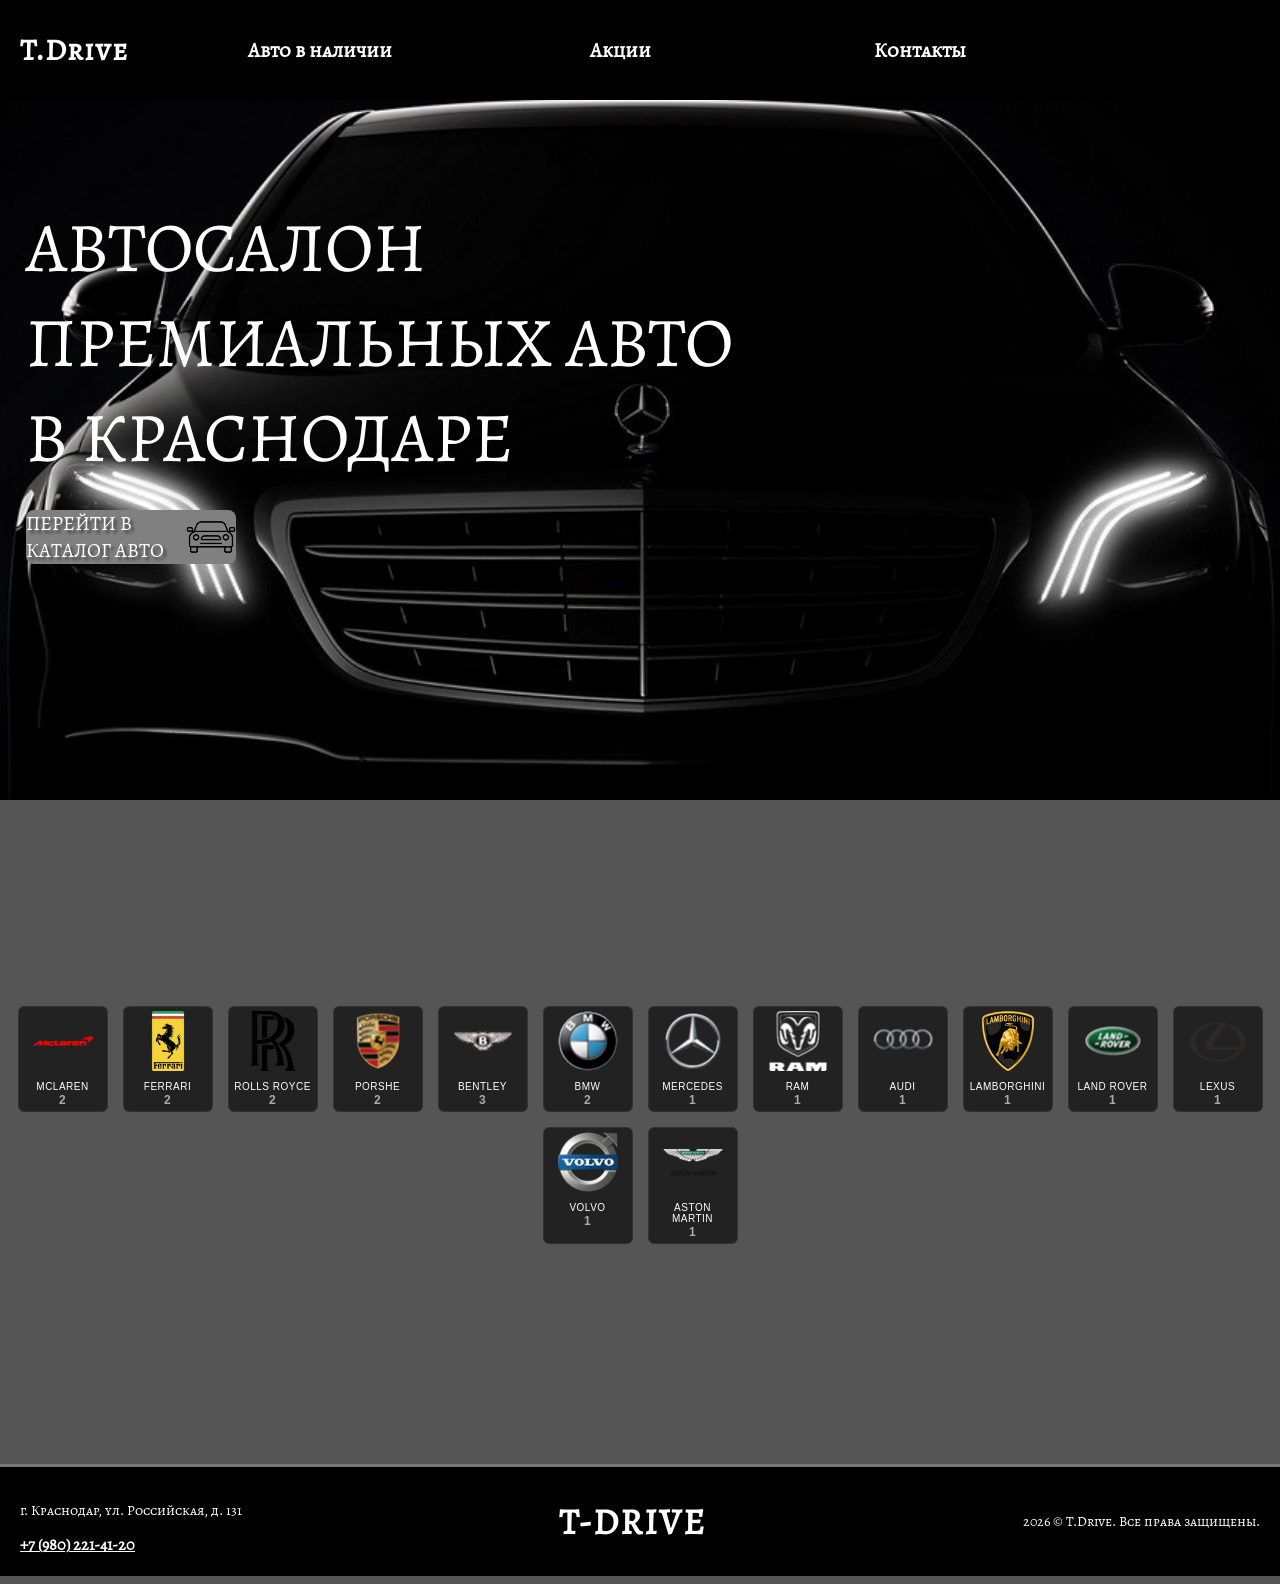
<file: index.html>
<!DOCTYPE html>
<html lang="en">
<head>
    <meta charset="UTF-8">
    <meta name="viewport" content="width=device-width, initial-scale=1.0">
    <title>T.Drive</title>
    <link rel="stylesheet" href="Главная.css">
</head>
<body>
    <div class="Heder">
        <div class="nazv"><p class="naz" onclick="window.location.href='Главная.html'">T.Drive</p></div>
        <a href="./Авто в наличии.html "class="nal">Авто в наличии</a>
        <a href="./Акции.html"class="aci">Акции</a>
        <a href="./Контакты.html" class="kont">Контакты</a>
        <a href="./О нас.html" class="onas">О нас</a>
    </div>

    <div class="mers">
        <img class="fotogl" src="./Фотки/gggg.png">
        <div class="aaa">
        <p class="text">АВТОСАЛОН<br>ПРЕМИАЛЬНЫХ АВТО <br> В КРАСНОДАРЕ</p></div>
        <div class="aaa">
        <a href="E:\Курсовая\Авто в наличии.html">
        <div class="knopka">ПЕРЕЙТИ В КАТАЛОГ АВТО <img src="./Фотки/Фото машинки.png"></div>
        </a>
    </div>


    <div class="text_ne"><p class="text_nene">Каталог авто</p></div>
    
    <div class="logotip">

    <div class="mclaren-logo" onclick="window.location.href='Авто в наличии.html'">
        <img class="mc" src="./Фотки/mclaren.png">
        <div class="text_mc">McLaren</div>
        <div class="number">2</div>
    </div>

    <div class="Ferrari-logo" onclick="window.location.href='Авто в наличии.html'">
        <img class="lb" src="./Фотки/ferrari (1).png">
        <div class="text_lb">Ferrari</div>
        <div class="number">2</div>
    </div>

    <div class="Rolls-logo" onclick="window.location.href='Авто в наличии.html'">
        <img class="lb" src="./Фотки/rolls-royce.png">
        <div class="text_lb">Rolls Royce</div>
        <div class="number">2</div>
    </div>

    <div class="Proshe-logo" onclick="window.location.href='Авто в наличии.html'">
        <img class="lb" src="./Фотки/Porshe.png">
        <div class="text_lb">Porshe</div>
        <div class="number">2</div>
    </div>

    <div class="Bentley-logo" onclick="window.location.href='Авто в наличии.html'">
        <img class="lb" src="./Фотки/Bentley.png">
        <div class="text_lb">Bentley</div>
        <div class="number">3</div>
    </div>

    <div class="Bmw-logo" onclick="window.location.href='Авто в наличии.html'">
        <img class="lb" src="./Фотки/Bmw.png">
        <div class="text_lb">BMW</div>
        <div class="number">2</div>
    </div>

    <div class="Mercedes-logo" onclick="window.location.href='Авто в наличии.html'">
        <img class="lb" src="./Фотки/Mercedes.png">
        <div class="text_lb">Mercedes</div>
        <div class="number">1</div>
    </div>

    <div class="RAM-logo" onclick="window.location.href='Авто в наличии.html'">
        <img class="lb" src="./Фотки/RAM.png">
        <div class="text_lb">RAM</div>
        <div class="number">1</div>
    </div>

    <div class="Audi-logo" onclick="window.location.href='Авто в наличии.html'">
        <img class="lb" src="./Фотки/Audi.png">
        <div class="text_lb">Audi</div>
        <div class="number">1</div>
    </div>

    <div class="lamborghini-logo" onclick="window.location.href='Авто в наличии.html'">
        <img class="lb" src="./Фотки/lamborghini.png">
        <div class="text_lb">Lamborghini</div>
        <div class="number">1</div>
    </div>

    <div class="Land-logo" onclick="window.location.href='Авто в наличии.html'">
        <img class="lb" src="./Фотки/Land Rover.png">
        <div class="text_lb">Land Rover</div>
        <div class="number">1</div>
    </div>

    <div class="Lexus-logo" onclick="window.location.href='Авто в наличии.html'">
        <img class="lb" src="./Фотки/lexus (2).png">
        <div class="text_lb">Lexus</div>
        <div class="number">1</div>
    </div>

    <div class="Volvo-logo" onclick="window.location.href='Авто в наличии.html'">
        <img class="lb" src="./Фотки/volvo.png">
        <div class="text_lb">Volvo</div>
        <div class="number">1</div>
    </div>

    <div class="Aston-logo" onclick="window.location.href='Авто в наличии.html'">
        <img class="lb" src="./Фотки/aston.png">
        <div class="text_lb">Aston Martin</div>
        <div class="number">1</div>
    </div>
    </div>

    <footer class="footer">
  <div class="container">
    <div class="footer-row">
      
      <div class="footer-left">
        <p>г. Краснодар, ул. Российская, д. 131</p>
        <a href="tel:+79802214120" class="footer-phone">+7 (980) 221-41-20</a>
      </div>

      
      <div class="footer-center">
        <h1 class="footer-logo">T-DRIVE</h1>
      </div>

      
      <div class="footer-right">
        <p>2026 © T.Drive. Все права защищены.</p>
      </div>
    </div>
  </div>
</footer>


</body>
</html>
</file>
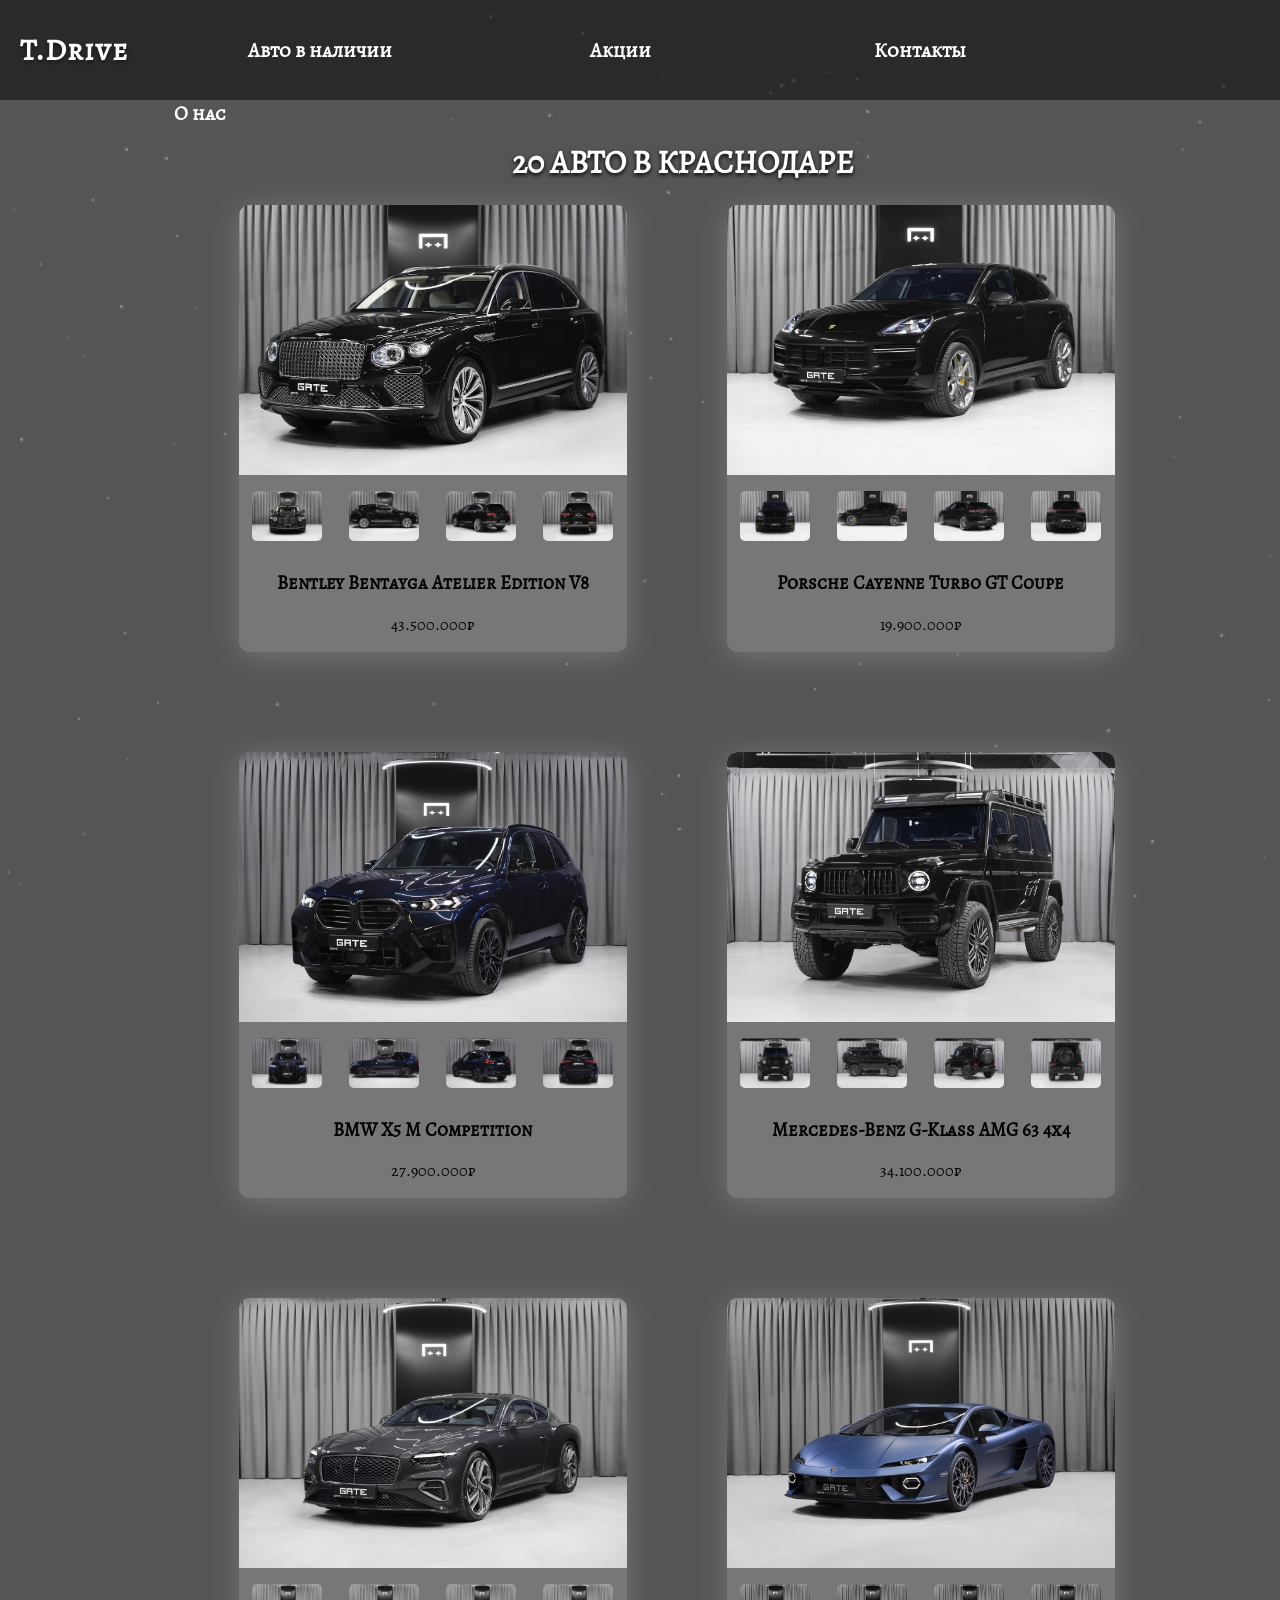
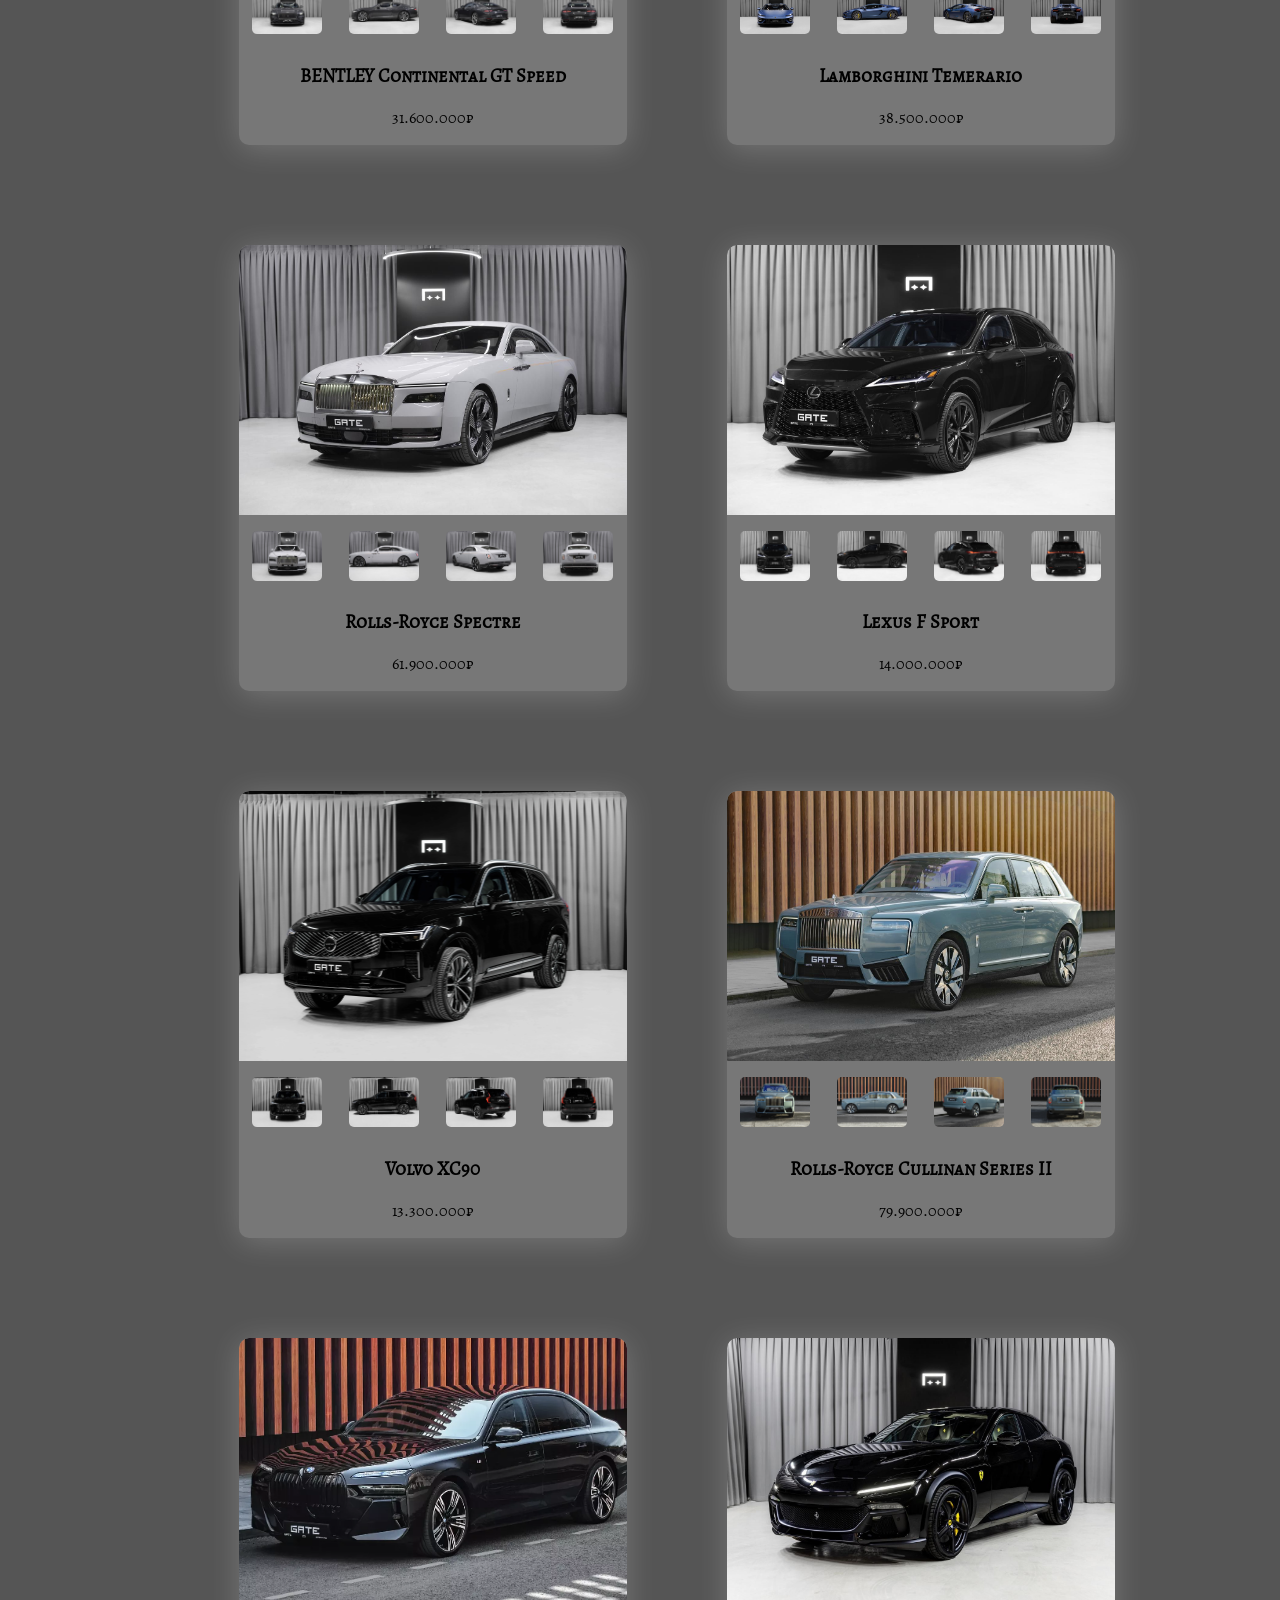
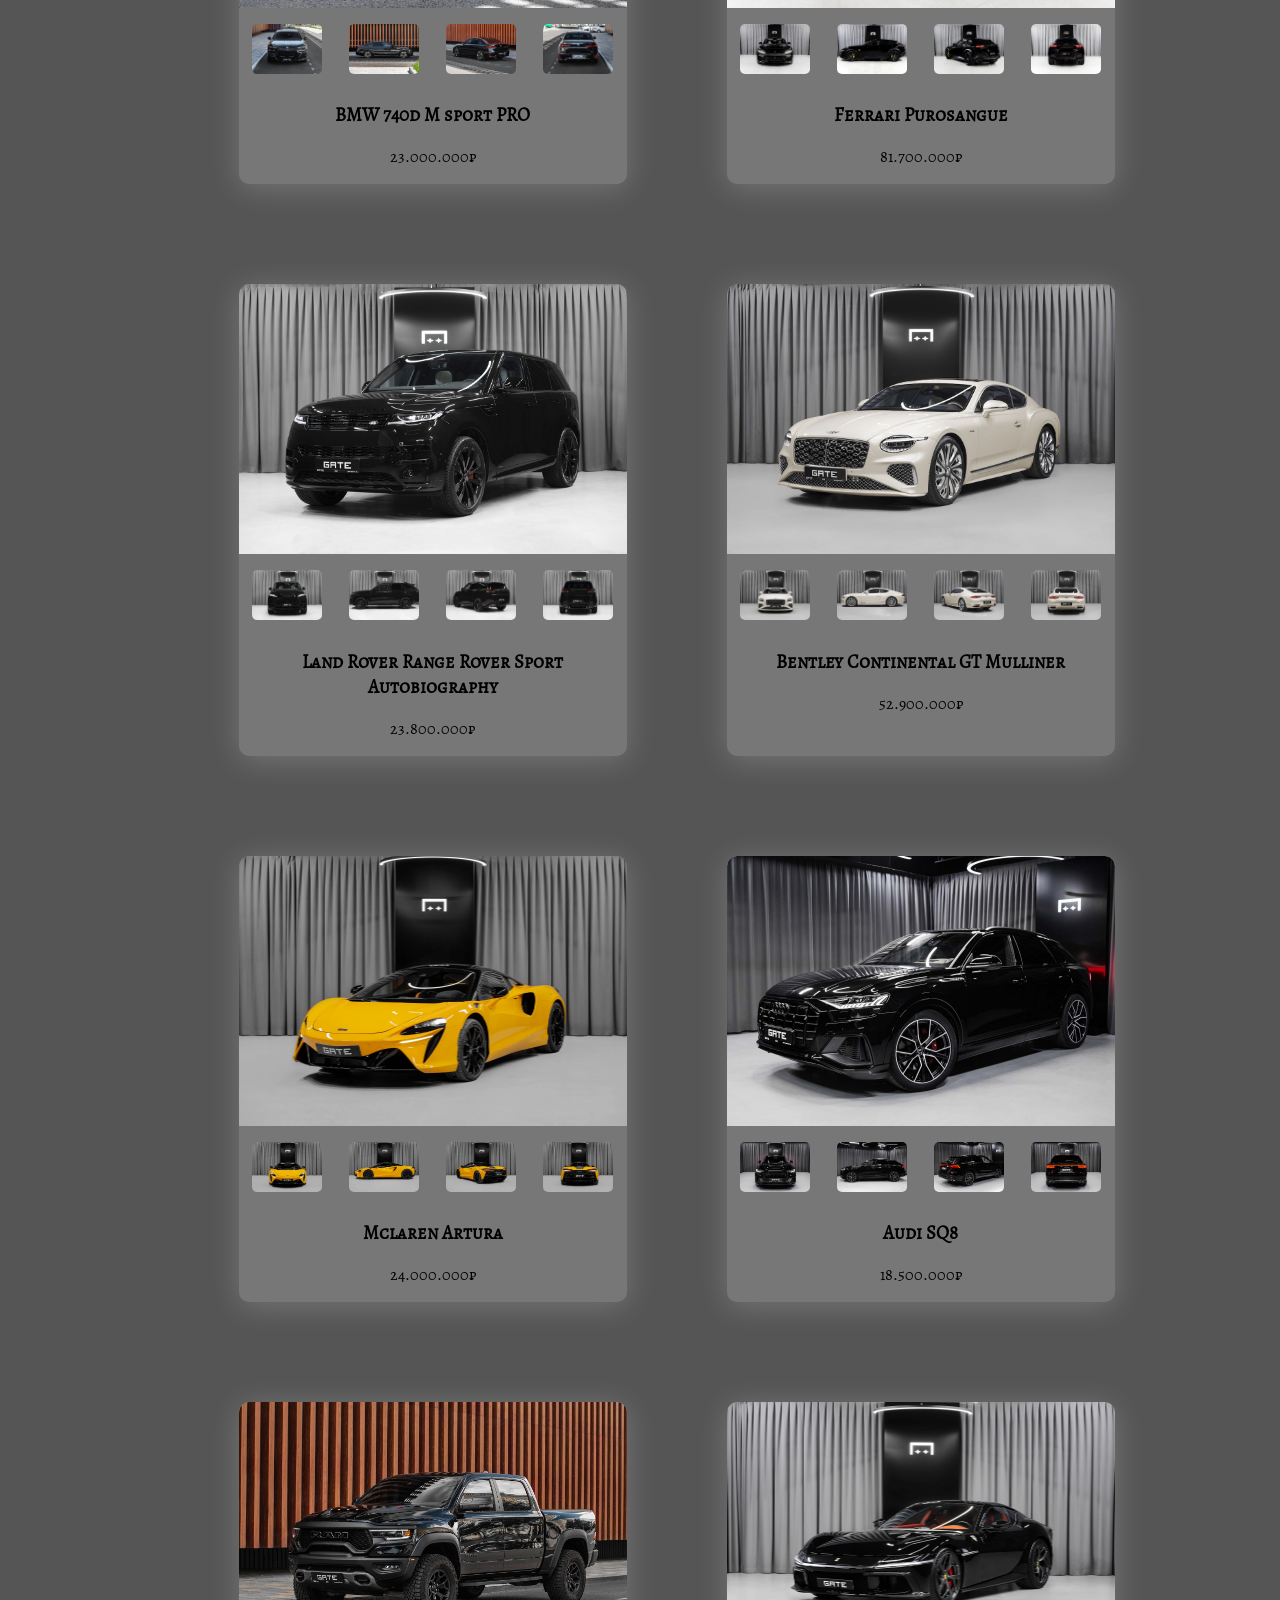
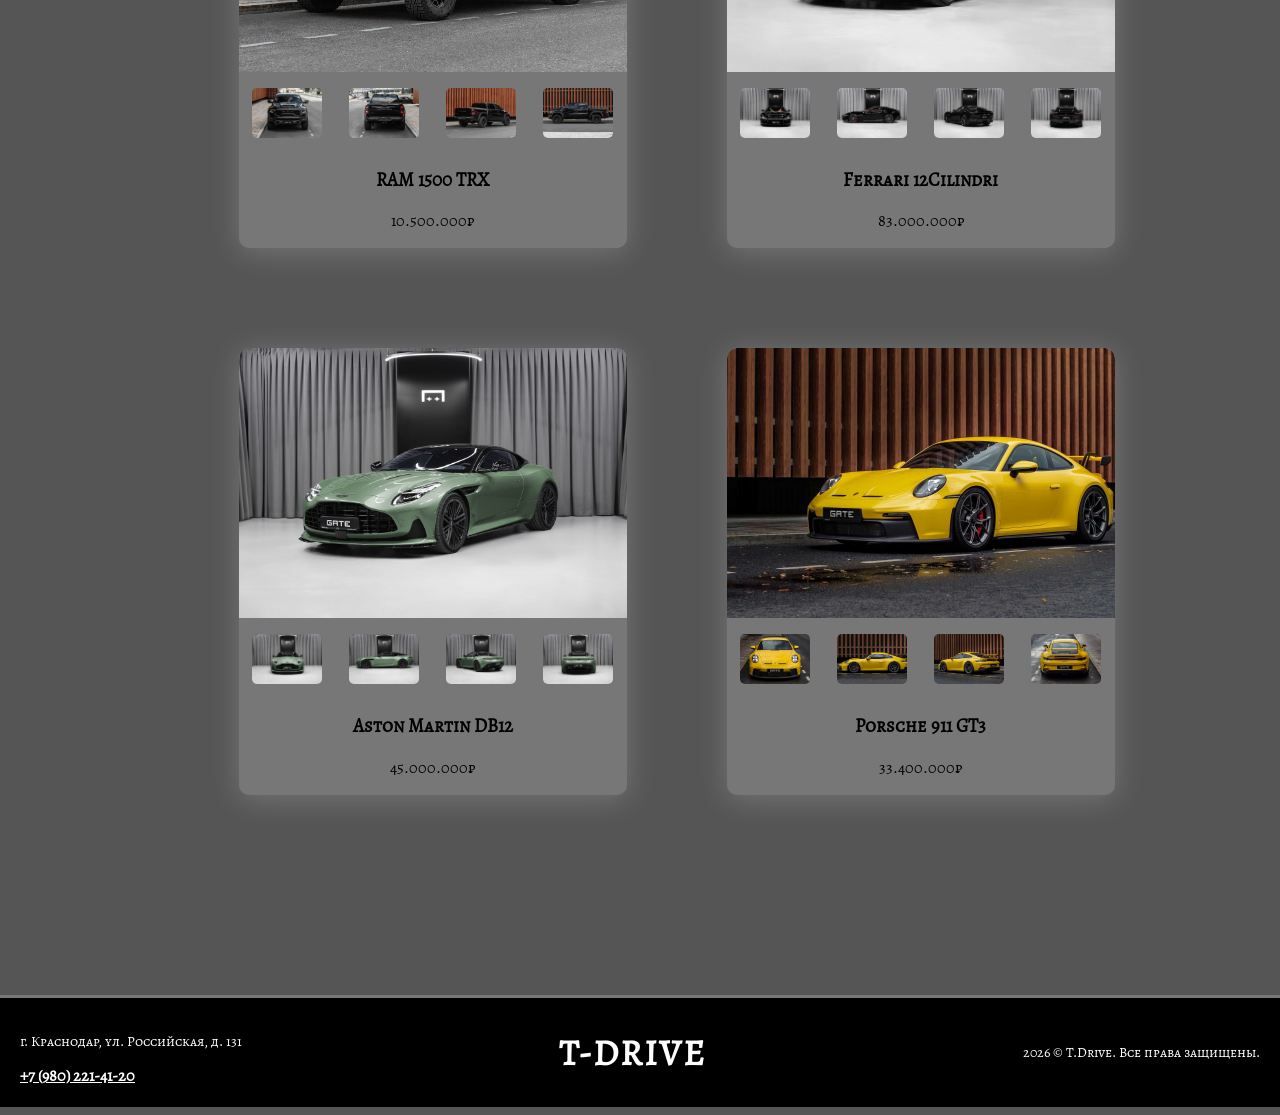
<file: Авто в наличии.html>
<!DOCTYPE html>
<html lang="en">
<head>
    <meta charset="UTF-8">
    <meta name="viewport" content="width=device-width, initial-scale=1.0">
    <title>Авто в наличии</title>
    <script src="Авто в наличии.js"></script>
    <link rel="stylesheet" href="Авто в наличии.css">
</head>
<body>

  <div class="Heder">
        <div class="nazv"><p class="naz" onclick="window.location.href='Главная.html'">T.Drive</p></div>
        <a href="./Авто в наличии.html "class="nal">Авто в наличии</a>
        <a href="./Акции.html"class="aci">Акции</a>
        <a href="./Контакты.html" class="kont">Контакты</a>
        <a href="./О нас.html" class="onas">О нас</a>
    </div>


    <h1 class="text">20 АВТО В КРАСНОДАРЕ</h1>


<div class="cars-container">
  <!-- Карточка 1 -->
  <div class="car-card">
    <div class="main-image-container">
      <img src="./Фотки/Bentley Bentayga1.jpg" alt="Bentley Bentayga" class="main-image">
    </div>
    <div class="thumbnails-row">
      <img src="./Фотки/Bentley Bentayga2.jpeg" class="thumbnail" data-large="./Фотки/Bentley Bentayga2.jpeg">
      <img src="./Фотки/Bentley  Bentayga3.jpeg" class="thumbnail" data-large="./Фотки/Bentley  Bentayga3.jpeg">
      <img src="./Фотки/Bentley   Bentayga4.jpeg" class="thumbnail" data-large="./Фотки/Bentley   Bentayga4.jpeg">
      <img src="./Фотки/Bentley    Bentayga5.jpeg" class="thumbnail" data-large="./Фотки/Bentley    Bentayga5.jpeg">
    </div>
    <div class="card-info">
      <h3>Bentley Bentayga Atelier Edition V8</h3>
      <p class="price">43.500.000₽</p>
    </div>
  </div>

  <!-- Карточка 2 -->
  <div class="car-card">
    <div class="main-image-container">
      <img src="./Фотки/Porsche Cayenne Turbo GT Coupe.jpeg" alt="Porsche Cayenne" class="main-image">
    </div>
    <div class="thumbnails-row">
      <img src="./Фотки/Porsche Cayenne Turbo GT  Coupe.jpeg" class="thumbnail" data-large="./Фотки/Porsche Cayenne Turbo GT  Coupe.jpeg">
      <img src="./Фотки/Porsche Cayenne Turbo GT   Coupe.jpeg" class="thumbnail" data-large="./Фотки/Porsche Cayenne Turbo GT   Coupe.jpeg">
      <img src="./Фотки/Porsche Cayenne Turbo GT    Coupe.jpeg" class="thumbnail" data-large="./Фотки/Porsche Cayenne Turbo GT    Coupe.jpeg">
      <img src="./Фотки/Porsche Cayenne Turbo GT     Coupe.jpeg" class="thumbnail" data-large="./Фотки/Porsche Cayenne Turbo GT     Coupe.jpeg">
    </div>
    <div class="card-info">
      <h3>Porsche Cayenne Turbo GT Coupe</h3>
      <p class="price">19.900.000₽</p>
    </div>
  </div>

  <!-- Карточка 3 -->
  <div class="car-card">
    <div class="main-image-container">
      <img src="./Фотки/BMW X5 M Competition.jpeg" alt="BMW X5 M Competition" class="main-image">
    </div>
    <div class="thumbnails-row">
      <img src="./Фотки/BMW X5 M  Competition.jpeg" class="thumbnail" data-large="./Фотки/BMW X5 M  Competition.jpeg">
      <img src="./Фотки/BMW X5 M   Competition.jpeg" class="thumbnail" data-large="./Фотки/BMW X5 M   Competition.jpeg">
      <img src="./Фотки/BMW X5 M    Competition.jpeg" class="thumbnail" data-large="./Фотки/BMW X5 M    Competition.jpeg">
      <img src="./Фотки/BMW X5 M     Competition.jpeg" class="thumbnail" data-large="./Фотки/BMW X5 M     Competition.jpeg">
    </div>
    <div class="card-info">
      <h3>BMW X5 M Competition</h3>
      <p class="price">27.900.000₽</p>
    </div>
  </div>

  <!-- Карточка 4 -->
  <div class="car-card">
    <div class="main-image-container">
      <img src="./Фотки/Mercedes-Benz G-Класс AMG 63  4x4.jpeg" alt="Mercedes-Benz G-Klass AMG 63 4x4" class="main-image">
    </div>
    <div class="thumbnails-row">
      <img src="./Фотки/Mercedes-Benz G-Класс AMG 63   4x4.jpeg" class="thumbnail" data-large="./Фотки/Mercedes-Benz G-Класс AMG 63   4x4.jpeg">
      <img src="./Фотки/Mercedes-Benz G-Класс AMG 63    4x4.jpeg" class="thumbnail" data-large="./Фотки/Mercedes-Benz G-Класс AMG 63    4x4.jpeg">
      <img src="./Фотки/Mercedes-Benz G-Класс AMG 63      4x4.jpeg" class="thumbnail" data-large="./Фотки/Mercedes-Benz G-Класс AMG 63      4x4.jpeg">
      <img src="./Фотки/Mercedes-Benz G-Класс AMG 63     4x4.jpeg" class="thumbnail" data-large="./Фотки/Mercedes-Benz G-Класс AMG 63     4x4.jpeg">
    </div>
    <div class="card-info">
      <h3>Mercedes-Benz G-Klass AMG 63 4x4</h3>
      <p class="price">34.100.000₽</p>
    </div>
  </div>

  <!-- Карточка 5 -->
  <div class="car-card">
    <div class="main-image-container">
      <img src="./Фотки/BENTLEY Continental GT Speed.jpeg" alt="Пример Авто 5" class="main-image">
    </div>
    <div class="thumbnails-row">
      <img src="./Фотки/BENTLEY Continental GT  Speed.jpeg" class="thumbnail" data-large="./Фотки/BENTLEY Continental GT  Speed.jpeg">
      <img src="./Фотки/BENTLEY Continental GT   Speed.jpeg" class="thumbnail" data-large="./Фотки/BENTLEY Continental GT   Speed.jpeg">
      <img src="./Фотки/BENTLEY Continental GT    Speed.jpeg" class="thumbnail" data-large="./Фотки/BENTLEY Continental GT    Speed.jpeg">
      <img src="./Фотки/BENTLEY Continental GT     Speed.jpeg" class="thumbnail" data-large="./Фотки/BENTLEY Continental GT     Speed.jpeg">
    </div>
    <div class="card-info">
      <h3>BENTLEY Continental GT Speed</h3>
      <p class="price">31.600.000₽</p>
    </div>
  </div>

    <!-- Карточка 6 -->
    <div class="car-card">
    <div class="main-image-container">
      <img src="./Фотки/Lamborghini Temerario.jpg" alt="Пример Авто 5" class="main-image">
    </div>
    <div class="thumbnails-row">
      <img src="./Фотки/Lamborghini  Temerario.jpg" class="thumbnail" data-large="./Фотки/Lamborghini  Temerario.jpg">
      <img src="./Фотки/Lamborghini   Temerario.jpg" class="thumbnail" data-large="./Фотки/Lamborghini   Temerario.jpg">
      <img src="./Фотки/Lamborghini    Temerario.jpg" class="thumbnail" data-large="./Фотки/Lamborghini    Temerario.jpg">
      <img src="./Фотки/Lamborghini     Temerario.jpg" class="thumbnail" data-large="./Фотки/Lamborghini     Temerario.jpg">
    </div>
    <div class="card-info">
      <h3>Lamborghini Temerario</h3>
      <p class="price">38.500.000₽</p>
    </div>
  </div>

    <!-- Карточка 7 -->
    <div class="car-card">
    <div class="main-image-container">
      <img src="./Фотки/Rolls-Royce Spectre.jpeg" alt="Пример Авто 5" class="main-image">
    </div>
    <div class="thumbnails-row">
      <img src="./Фотки/Rolls-Royce  Spectre.jpeg" class="thumbnail" data-large="./Фотки/Rolls-Royce  Spectre.jpeg">
      <img src="./Фотки/Rolls-Royce   Spectre.jpeg" class="thumbnail" data-large="./Фотки/Rolls-Royce   Spectre.jpeg">
      <img src="./Фотки/Rolls-Royce     Spectre.jpeg" class="thumbnail" data-large="./Фотки/Rolls-Royce     Spectre.jpeg">
      <img src="./Фотки/Rolls-Royce    Spectre.jpeg" class="thumbnail" data-large="./Фотки/Rolls-Royce    Spectre.jpeg">
    </div>
    <div class="card-info">
      <h3>Rolls-Royce Spectre</h3>
      <p class="price">61.900.000₽</p>
    </div>
  </div>

    <!-- Карточка 8 -->
    <div class="car-card">
    <div class="main-image-container">
      <img src="./Фотки/Lexus F Sport.jpeg" alt="Пример Авто 5" class="main-image">
    </div>
    <div class="thumbnails-row">
      <img src="./Фотки/Lexus F  Sport.jpeg" class="thumbnail" data-large="./Фотки/Lexus F  Sport.jpeg">
      <img src="./Фотки/Lexus F   Sport.jpeg" class="thumbnail" data-large="./Фотки/Lexus F   Sport.jpeg">
      <img src="./Фотки/Lexus F    Sport.jpeg" class="thumbnail" data-large="./Фотки/Lexus F    Sport.jpeg">
      <img src="./Фотки/Lexus F     Sport.jpeg" class="thumbnail" data-large="./Фотки/Lexus F     Sport.jpeg">
    </div>
    <div class="card-info">
      <h3>Lexus F Sport</h3>
      <p class="price">14.000.000₽</p>
    </div>
  </div>

    <!-- Карточка 9 -->
    <div class="car-card">
    <div class="main-image-container">
      <img src="./Фотки/Volvo XC90.webp" alt="Пример Авто 5" class="main-image">
    </div>
    <div class="thumbnails-row">
      <img src="./Фотки/Volvo  XC90.jpeg" class="thumbnail" data-large="./Фотки/Volvo  XC90.jpeg">
      <img src="./Фотки/Volvo    XC90.jpeg" class="thumbnail" data-large="./Фотки/Volvo    XC90.jpeg">
      <img src="./Фотки/Volvo     XC90.jpeg" class="thumbnail" data-large="./Фотки/Volvo     XC90.jpeg">
      <img src="./Фотки/Volvo   XC90.jpeg" class="thumbnail" data-large="./Фотки/Volvo   XC90.jpeg">
    </div>
    <div class="card-info">
      <h3>Volvo XC90</h3>
      <p class="price">13.300.000₽</p>
    </div>
  </div>

    <!-- Карточка 10 -->
    <div class="car-card">
    <div class="main-image-container">
      <img src="./Фотки/Rolls-Royce Cullinan Series II.jpeg" alt="Пример Авто 5" class="main-image">
    </div>
    <div class="thumbnails-row">
      <img src="./Фотки/Rolls-Royce Cullinan  Series II.jpeg" class="thumbnail" data-large="./Фотки/Rolls-Royce Cullinan  Series II.jpeg">
      <img src="./Фотки/Rolls-Royce Cullinan   Series II.jpeg" class="thumbnail" data-large="./Фотки/Rolls-Royce Cullinan   Series II.jpeg">
      <img src="./Фотки/Rolls-Royce Cullinan     Series II.jpeg" class="thumbnail" data-large="./Фотки/Rolls-Royce Cullinan     Series II.jpeg">
      <img src="./Фотки/Rolls-Royce Cullinan    Series II.jpeg" class="thumbnail" data-large="./Фотки/Rolls-Royce Cullinan    Series II.jpeg">
    </div>
    <div class="card-info">
      <h3>Rolls-Royce Cullinan Series II</h3>
      <p class="price">79.900.000₽</p>
    </div>
  </div>

    <!-- Карточка 11 -->
    <div class="car-card">
    <div class="main-image-container">
      <img src="./Фотки/BMW 740d M sport PRO.webp" alt="Пример Авто 5" class="main-image">
    </div>
    <div class="thumbnails-row">
      <img src="./Фотки/BMW 740d M sport    PRO.webp" class="thumbnail" data-large="./Фотки/BMW 740d M sport    PRO.webp">
      <img src="./Фотки/BMW 740d M sport  PRO.webp" class="thumbnail" data-large="./Фотки/BMW 740d M sport  PRO.webp">
      <img src="./Фотки/BMW 740d M sport   PRO.webp" class="thumbnail" data-large="./Фотки/BMW 740d M sport   PRO.webp">
      <img src="./Фотки/BMW 740d M sport     PRO.webp" class="thumbnail" data-large="./Фотки/BMW 740d M sport     PRO.webp">
    </div>
    <div class="card-info">
      <h3>BMW 740d M sport PRO</h3>
      <p class="price">23.000.000₽</p>
    </div>
  </div>

    <!-- Карточка 12 -->
    <div class="car-card">
    <div class="main-image-container">
      <img src="./Фотки/Ferrari Purosangue.jpeg" alt="Пример Авто 5" class="main-image">
    </div>
    <div class="thumbnails-row">
      <img src="./Фотки/Ferrari  Purosangue.jpeg" class="thumbnail" data-large="./Фотки/Ferrari  Purosangue.jpeg">
      <img src="./Фотки/Ferrari   Purosangue.jpeg" class="thumbnail" data-large="./Фотки/Ferrari   Purosangue.jpeg">
      <img src="./Фотки/Ferrari    Purosangue.jpeg" class="thumbnail" data-large="./Фотки/Ferrari    Purosangue.jpeg">
      <img src="./Фотки/Ferrari     Purosangue.jpeg" class="thumbnail" data-large="./Фотки/Ferrari     Purosangue.jpeg">
    </div>
    <div class="card-info">
      <h3>Ferrari Purosangue</h3>
      <p class="price">81.700.000₽</p>
    </div>
  </div>

    <!-- Карточка 13 -->
    <div class="car-card">
    <div class="main-image-container">
      <img src="./Фотки/Land Rover Range Rover Sport Autobiography.jpeg" alt="Пример Авто 5" class="main-image">
    </div>
    <div class="thumbnails-row">
      <img src="./Фотки/Land Rover Range Rover Sport  Autobiography.jpeg" class="thumbnail" data-large="./Фотки/Land Rover Range Rover Sport  Autobiography.jpeg">
      <img src="./Фотки/Land Rover Range Rover Sport   Autobiography.jpeg" class="thumbnail" data-large="./Фотки/Land Rover Range Rover Sport   Autobiography.jpeg">
      <img src="./Фотки/Land Rover Range Rover Sport    Autobiography.jpeg" class="thumbnail" data-large="./Фотки/Land Rover Range Rover Sport    Autobiography.jpeg">
      <img src="./Фотки/Land Rover Range Rover Sport     Autobiography.jpeg" class="thumbnail" data-large="./Фотки/Land Rover Range Rover Sport     Autobiography.jpeg">
    </div>
    <div class="card-info">
      <h3>Land Rover Range Rover Sport Autobiography</h3>
      <p class="price">23.800.000₽</p>
    </div>
  </div>


<!-- Карточка 14 -->
    <div class="car-card">
    <div class="main-image-container">
      <img src="./Фотки/Bentley Continental GT Mulliner.jpg" alt="Пример Авто 5" class="main-image">
    </div>
    <div class="thumbnails-row">
      <img src="./Фотки/Bentley Continental GT  Mulliner.jpeg" class="thumbnail" data-large="./Фотки/Bentley Continental GT  Mulliner.jpeg">
      <img src="./Фотки/Bentley Continental GT   Mulliner.jpeg" class="thumbnail" data-large="./Фотки/Bentley Continental GT   Mulliner.jpeg">
      <img src="./Фотки/Bentley Continental GT    Mulliner.jpeg" class="thumbnail" data-large="./Фотки/Bentley Continental GT    Mulliner.jpeg">
      <img src="./Фотки/Bentley Continental GT     Mulliner.jpeg" class="thumbnail" data-large="./Фотки/Bentley Continental GT     Mulliner.jpeg">
    </div>
    <div class="card-info">
      <h3>Bentley Continental GT Mulliner</h3>
      <p class="price">52.900.000₽</p>
    </div>
  </div>

  <!-- Карточка 15 -->
    <div class="car-card">
    <div class="main-image-container">
      <img src="./Фотки/Mclaren Artura.webp" alt="Пример Авто 5" class="main-image">
    </div>
    <div class="thumbnails-row">
      <img src="./Фотки/Mclaren  Artura.webp" class="thumbnail" data-large="./Фотки/Mclaren  Artura.webp">
      <img src="./Фотки/Mclaren   Artura.webp" class="thumbnail" data-large="./Фотки/Mclaren   Artura.webp">
      <img src="./Фотки/Mclaren    Artura.webp" class="thumbnail" data-large="./Фотки/Mclaren    Artura.webp">
      <img src="./Фотки/Mclaren     Artura.webp" class="thumbnail" data-large="./Фотки/Mclaren     Artura.webp">
    </div>
    <div class="card-info">
      <h3>Mclaren Artura</h3>
      <p class="price">24.000.000₽</p>
    </div>
  </div>

  <!-- Карточка 16 -->
    <div class="car-card">
    <div class="main-image-container">
      <img src="./Фотки/Audi SQ8.jpg" alt="Пример Авто 5" class="main-image">
    </div>
    <div class="thumbnails-row">
      <img src="./Фотки/Audi  SQ8.jpg" class="thumbnail" data-large="./Фотки/Audi  SQ8.jpg">
      <img src="./Фотки/Audi     SQ8.jpg" class="thumbnail" data-large="./Фотки/Audi     SQ8.jpg">
      <img src="./Фотки/Audi    SQ8.jpg" class="thumbnail" data-large="./Фотки/Audi    SQ8.jpg">
      <img src="./Фотки/Audi   SQ8.jpg" class="thumbnail" data-large="./Фотки/Audi   SQ8.jpg">
    </div>
    <div class="card-info">
      <h3>Audi SQ8</h3>
      <p class="price">18.500.000₽</p>
    </div>
  </div>

  <!-- Карточка 17 -->
    <div class="car-card">
    <div class="main-image-container">
      <img src="./Фотки/RAM 1500 TRX.jpg" alt="Пример Авто 5" class="main-image">
    </div>
    <div class="thumbnails-row">
      <img src="./Фотки/RAM 1500  TRX.jpg" class="thumbnail" data-large="./Фотки/RAM 1500  TRX.jpg">
      <img src="./Фотки/RAM 1500   TRX.jpg" class="thumbnail" data-large="./Фотки/RAM 1500   TRX.jpg">
      <img src="./Фотки/RAM 1500    TRX.jpg" class="thumbnail" data-large="./Фотки/RAM 1500    TRX.jpg">
      <img src="./Фотки/RAM 1500     TRX.jpg" class="thumbnail" data-large="./Фотки/RAM 1500     TRX.jpg">
    </div>
    <div class="card-info">
      <h3>RAM 1500 TRX</h3>
      <p class="price">10.500.000₽</p>
    </div>
  </div>

  <!-- Карточка 18 -->
    <div class="car-card">
    <div class="main-image-container">
      <img src="./Фотки/Ferrari 12Cilindri.webp" alt="Пример Авто 5" class="main-image">
    </div>
    <div class="thumbnails-row">
      <img src="./Фотки/Ferrari 12 Cilindri.jpeg" class="thumbnail" data-large="./Фотки/Ferrari 12 Cilindri.jpeg">
      <img src="./Фотки/Ferrari 12  Cilindri.jpeg" class="thumbnail" data-large="./Фотки/Ferrari 12  Cilindri.jpeg">
      <img src="./Фотки/Ferrari 12   Cilindri.jpeg" class="thumbnail" data-large="./Фотки/Ferrari 12   Cilindri.jpeg">
      <img src="./Фотки/Ferrari 12    Cilindri.jpeg" class="thumbnail" data-large="./Фотки/Ferrari 12    Cilindri.jpeg">
    </div>
    <div class="card-info">
      <h3>Ferrari 12Cilindri</h3>
      <p class="price">83.000.000₽</p>
    </div>
  </div>

  <!-- Карточка 19 -->
    <div class="car-card">
    <div class="main-image-container">
      <img src="./Фотки/Aston Martin DB12.jpg" alt="Пример Авто 5" class="main-image">
    </div>
    <div class="thumbnails-row">
      <img src="./Фотки/Aston Martin  DB12.jpeg" class="thumbnail" data-large="./Фотки/Aston Martin  DB12.jpeg">
      <img src="./Фотки/Aston Martin   DB12.jpeg" class="thumbnail" data-large="./Фотки/Aston Martin   DB12.jpeg">
      <img src="./Фотки/Aston Martin    DB12.jpeg" class="thumbnail" data-large="./Фотки/Aston Martin    DB12.jpeg">
      <img src="./Фотки/Aston Martin     DB12.jpeg" class="thumbnail" data-large="./Фотки/Aston Martin     DB12.jpeg">
    </div>
    <div class="card-info">
      <h3>Aston Martin DB12</h3>
      <p class="price">45.000.000₽</p>
    </div>
  </div>

  <!-- Карточка 20 -->
    <div class="car-card">
    <div class="main-image-container">
      <img src="./Фотки/Porsche 911 GT3.jpg" alt="Пример Авто 5" class="main-image">
    </div>
    <div class="thumbnails-row">
      <img src="./Фотки/Porsche 911    GT3.jpg" class="thumbnail" data-large="./Фотки/Porsche 911    GT3.jpg">
      <img src="./Фотки/Porsche 911  GT3.jpg" class="thumbnail" data-large="./Фотки/Porsche 911  GT3.jpg">
      <img src="./Фотки/Porsche 911   GT3.jpg" class="thumbnail" data-large="./Фотки/Porsche 911   GT3.jpg">
      <img src="./Фотки/Porsche 911     GT3.jpg" class="thumbnail" data-large="./Фотки/Porsche 911     GT3.jpg">
    </div>
    <div class="card-info">
      <h3>Porsche 911 GT3</h3>
      <p class="price">33.400.000₽</p>
    </div>
  </div>
</div>


<footer class="footer">
  <div class="container">
    <div class="footer-row">
    
      <div class="footer-left">
        <p>г. Краснодар, ул. Российская, д. 131</p>
        <a href="tel:+79802214120" class="footer-phone">+7 (980) 221-41-20</a>
      </div>

      <div class="footer-center">
        <h1 class="footer-logo">T-DRIVE</h1>
      </div>

      <div class="footer-right">
        <p>2026 © T.Drive. Все права защищены.</p>
      </div>
    </div>
  </div>
</footer>
</body>
</html>
</file>
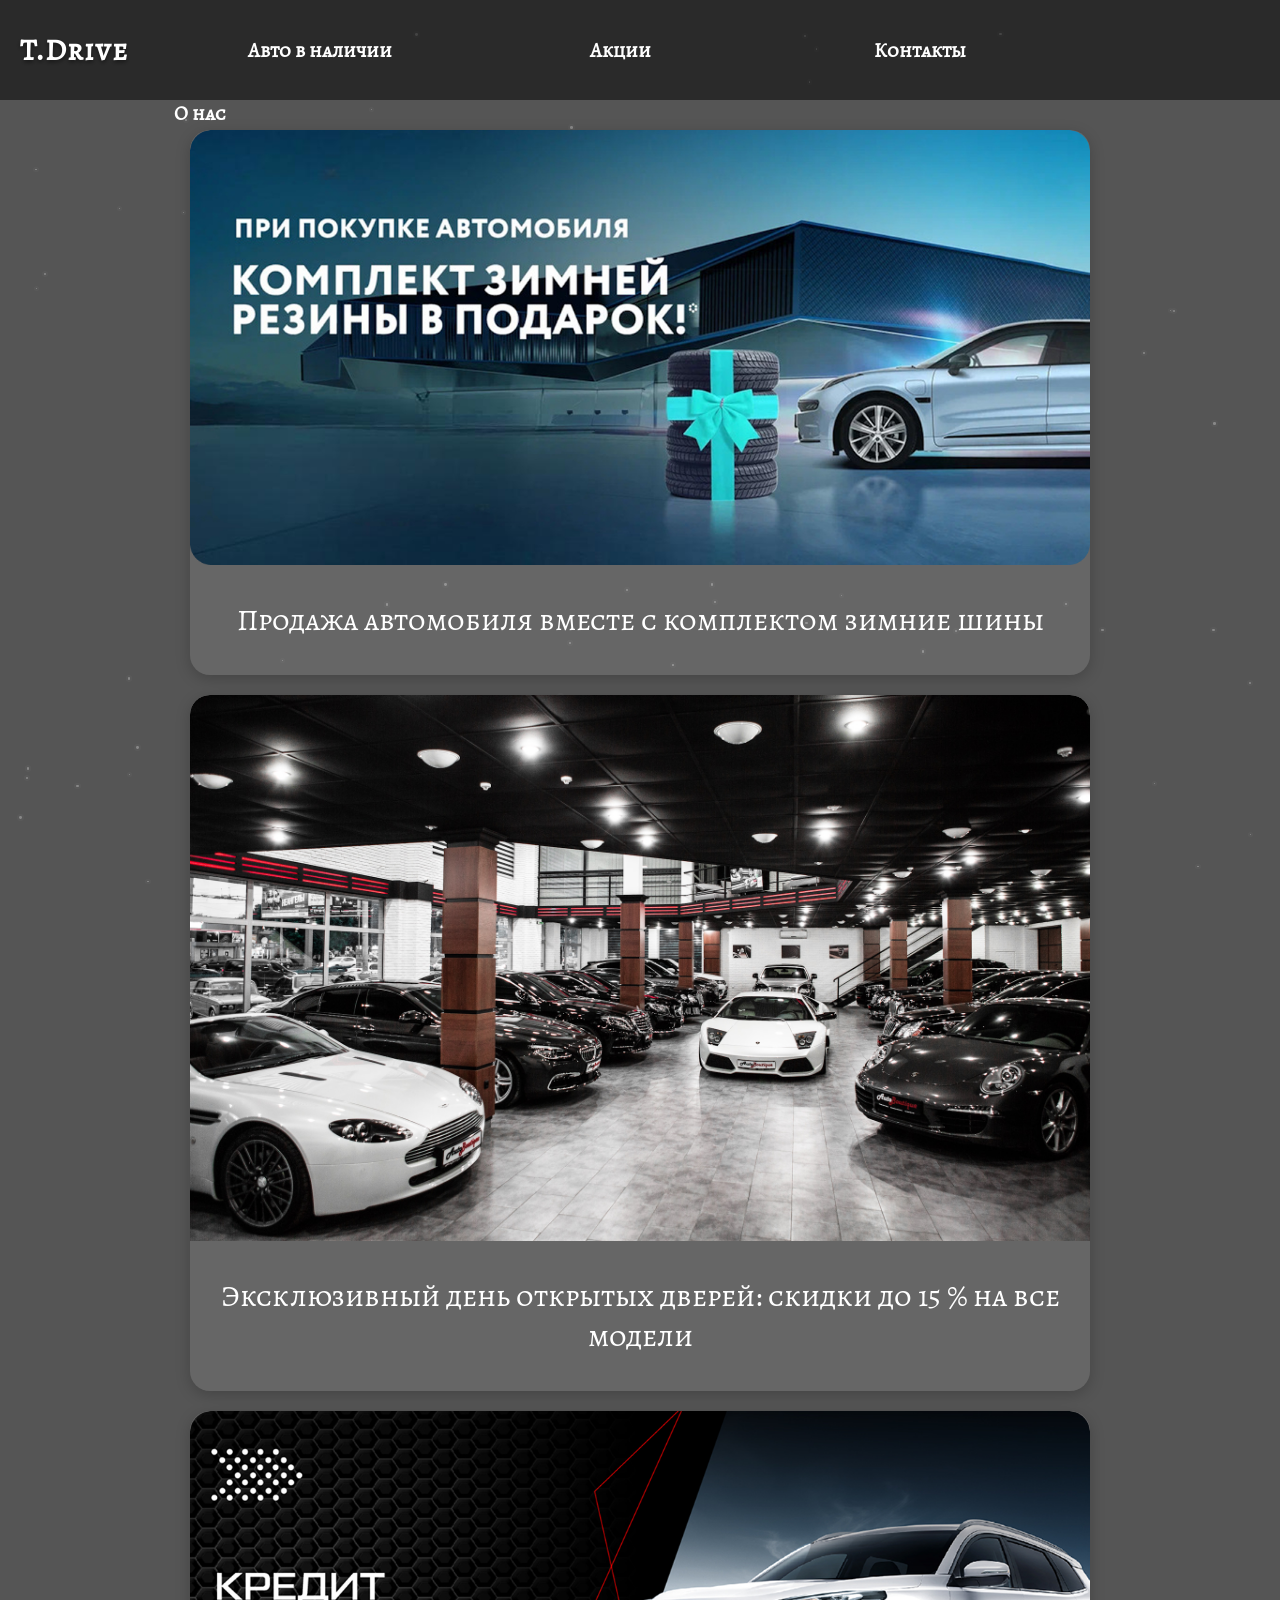
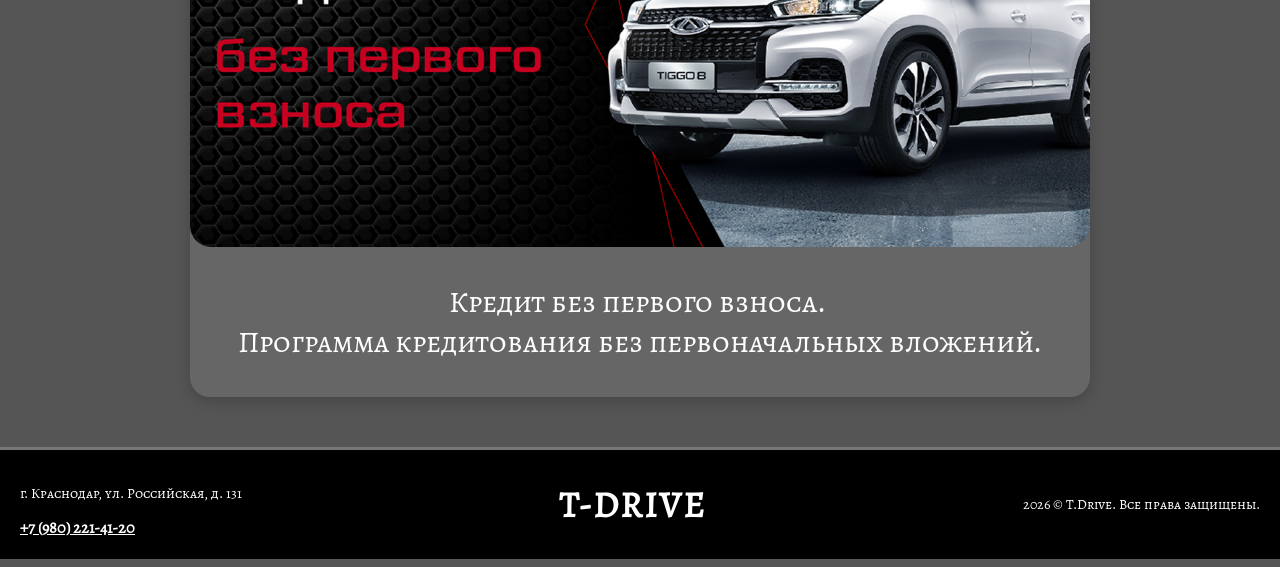
<file: Акции.html>
<!DOCTYPE html>
<html lang="en">
<head>
    <meta charset="UTF-8">
    <meta name="viewport" content="width=device-width, initial-scale=1.0">
    <script src="Акции.js"></script>
    <link rel="stylesheet" href="Акции.css">
    <title>Акции</title>
</head>
<body>

<div class="Heder">
        <div class="nazv"><p class="naz" onclick="window.location.href='Главная.html'">T.Drive</p></div>
        <a href="./Авто в наличии.html "class="nal">Авто в наличии</a>
        <a href="./Акции.html"class="aci">Акции</a>
        <a href="./Контакты.html" class="kont">Контакты</a>
        <a href="./О нас.html" class="onas">О нас</a>
    </div>


<div class="cards-container">
  <div class="karta">
    <img class="karta-img" src="./Фотки/Фото  акции.png" alt="Акция: продажа автомобиля с зимними шинами">
    <p class="coleso">Продажа автомобиля вместе с комплектом зимние шины</p>
  </div>

  <div class="karta">
    <img class="karta-img" src="./Фотки/Фото акции.jpg" alt="День открытых дверей со скидками">
    <p class="colesoo">Эксклюзивный день открытых дверей: скидки до 15 % на все модели</p>
  </div>

  <div class="karta">
    <img class="karta-img" src="./Фотки/Фото акции.png" alt="Кредит без первого взноса">
    <p class="colesooa">Кредит без первого взноса. 
        Программа кредитования без первоначальных вложений.</p>
  </div>
</div>

    <footer class="footer">
  <div class="container">
    <div class="footer-row">
    
      <div class="footer-left">
        <p>г. Краснодар, ул. Российская, д. 131</p>
        <a href="tel:+79802214120" class="footer-phone">+7 (980) 221-41-20</a>
      </div>

      <div class="footer-center">
        <h1 class="footer-logo">T-DRIVE</h1>
      </div>

      <div class="footer-right">
        <p>2026 © T.Drive. Все права защищены.</p>
      </div>
    </div>
  </div>
</footer>
</body>
</html>
</file>
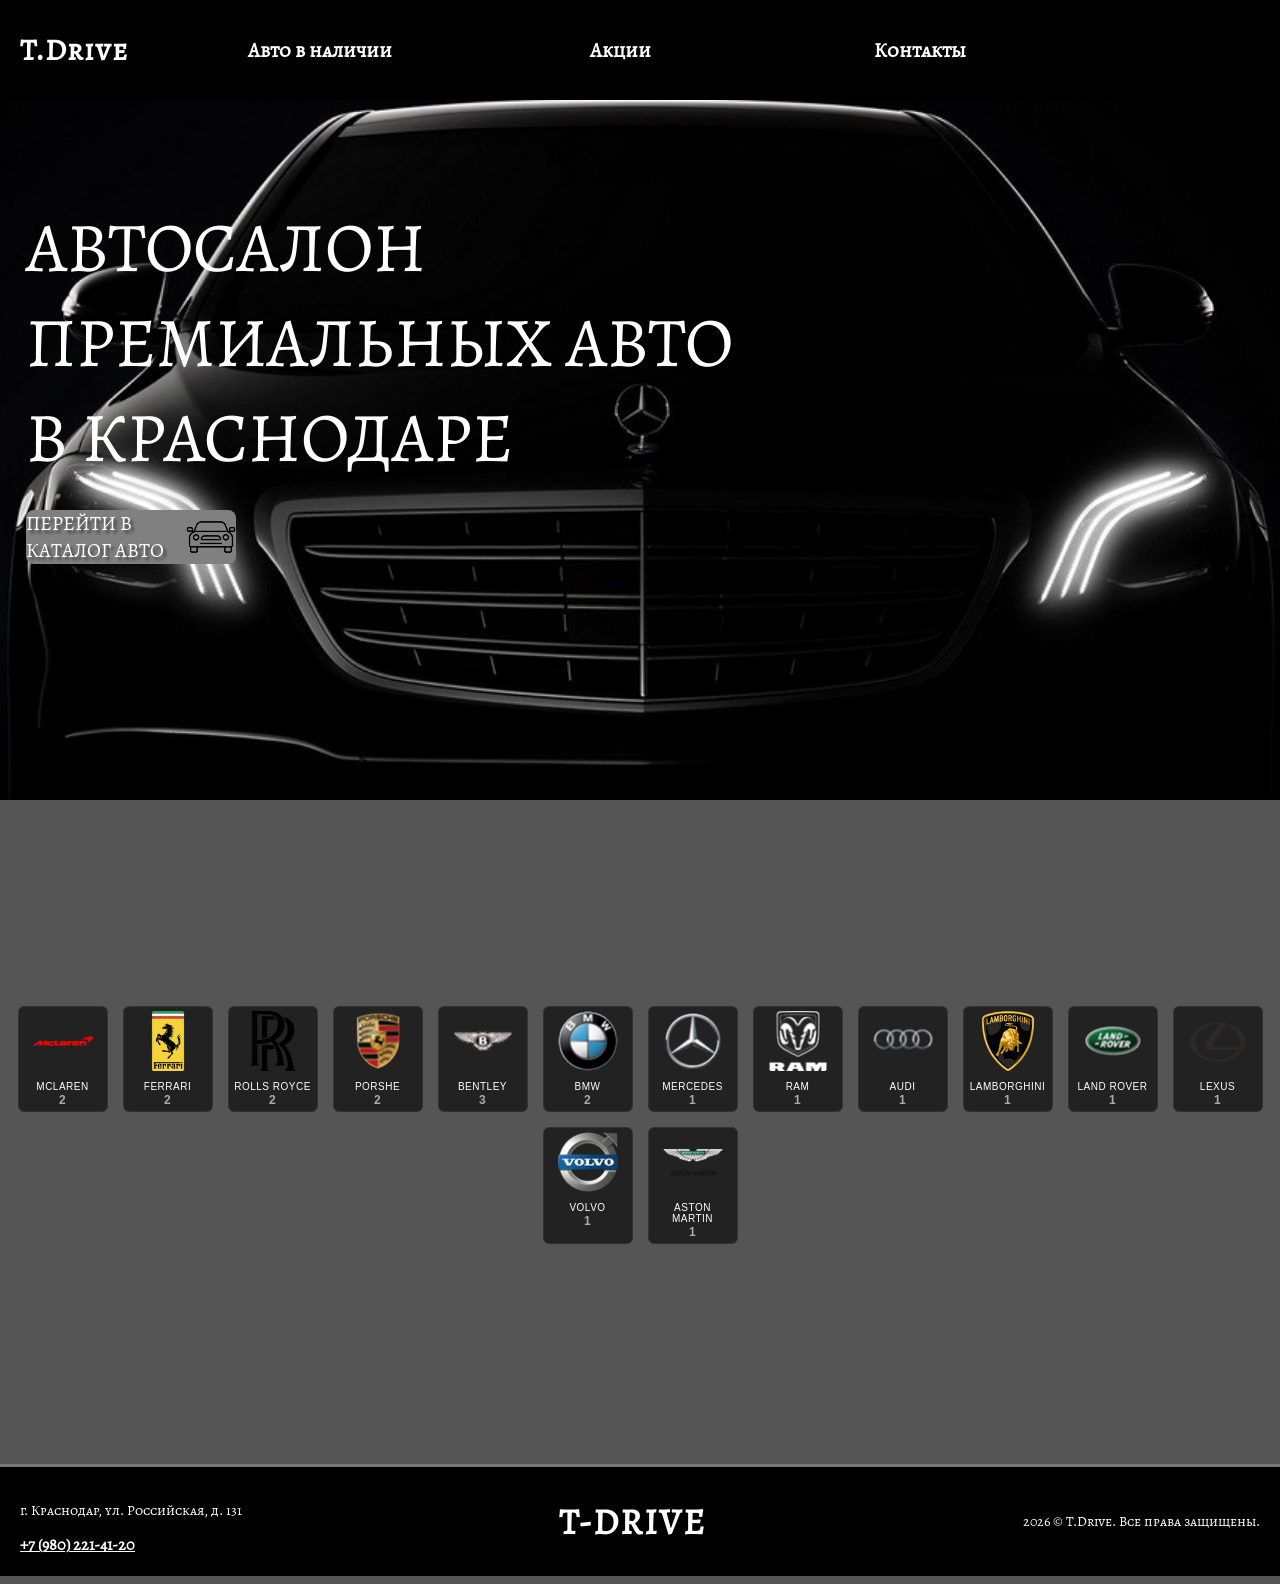
<file: Главная.html>
<!DOCTYPE html>
<html lang="en">
<head>
    <meta charset="UTF-8">
    <meta name="viewport" content="width=device-width, initial-scale=1.0">
    <title>T.Drive</title>
    <link rel="stylesheet" href="Главная.css">
</head>
<body>
    <div class="Heder">
        <div class="nazv"><p class="naz" onclick="window.location.href='Главная.html'">T.Drive</p></div>
        <a href="./Авто в наличии.html "class="nal">Авто в наличии</a>
        <a href="./Акции.html"class="aci">Акции</a>
        <a href="./Контакты.html" class="kont">Контакты</a>
        <a href="./О нас.html" class="onas">О нас</a>
    </div>

    <div class="mers">
        <img class="fotogl" src="./Фотки/gggg.png">
        <div class="aaa">
        <p class="text">АВТОСАЛОН<br>ПРЕМИАЛЬНЫХ АВТО <br> В КРАСНОДАРЕ</p></div>
        <div class="aaa">
        <a href="E:\Курсовая\Авто в наличии.html">
        <div class="knopka">ПЕРЕЙТИ В КАТАЛОГ АВТО <img src="./Фотки/Фото машинки.png"></div>
        </a>
    </div>


    <div class="text_ne"><p class="text_nene">Каталог авто</p></div>
    
    <div class="logotip">

    <div class="mclaren-logo" onclick="window.location.href='Авто в наличии.html'">
        <img class="mc" src="./Фотки/mclaren.png">
        <div class="text_mc">McLaren</div>
        <div class="number">2</div>
    </div>

    <div class="Ferrari-logo" onclick="window.location.href='Авто в наличии.html'">
        <img class="lb" src="./Фотки/ferrari (1).png">
        <div class="text_lb">Ferrari</div>
        <div class="number">2</div>
    </div>

    <div class="Rolls-logo" onclick="window.location.href='Авто в наличии.html'">
        <img class="lb" src="./Фотки/rolls-royce.png">
        <div class="text_lb">Rolls Royce</div>
        <div class="number">2</div>
    </div>

    <div class="Proshe-logo" onclick="window.location.href='Авто в наличии.html'">
        <img class="lb" src="./Фотки/Porshe.png">
        <div class="text_lb">Porshe</div>
        <div class="number">2</div>
    </div>

    <div class="Bentley-logo" onclick="window.location.href='Авто в наличии.html'">
        <img class="lb" src="./Фотки/Bentley.png">
        <div class="text_lb">Bentley</div>
        <div class="number">3</div>
    </div>

    <div class="Bmw-logo" onclick="window.location.href='Авто в наличии.html'">
        <img class="lb" src="./Фотки/Bmw.png">
        <div class="text_lb">BMW</div>
        <div class="number">2</div>
    </div>

    <div class="Mercedes-logo" onclick="window.location.href='Авто в наличии.html'">
        <img class="lb" src="./Фотки/Mercedes.png">
        <div class="text_lb">Mercedes</div>
        <div class="number">1</div>
    </div>

    <div class="RAM-logo" onclick="window.location.href='Авто в наличии.html'">
        <img class="lb" src="./Фотки/RAM.png">
        <div class="text_lb">RAM</div>
        <div class="number">1</div>
    </div>

    <div class="Audi-logo" onclick="window.location.href='Авто в наличии.html'">
        <img class="lb" src="./Фотки/Audi.png">
        <div class="text_lb">Audi</div>
        <div class="number">1</div>
    </div>

    <div class="lamborghini-logo" onclick="window.location.href='Авто в наличии.html'">
        <img class="lb" src="./Фотки/lamborghini.png">
        <div class="text_lb">Lamborghini</div>
        <div class="number">1</div>
    </div>

    <div class="Land-logo" onclick="window.location.href='Авто в наличии.html'">
        <img class="lb" src="./Фотки/Land Rover.png">
        <div class="text_lb">Land Rover</div>
        <div class="number">1</div>
    </div>

    <div class="Lexus-logo" onclick="window.location.href='Авто в наличии.html'">
        <img class="lb" src="./Фотки/lexus (2).png">
        <div class="text_lb">Lexus</div>
        <div class="number">1</div>
    </div>

    <div class="Volvo-logo" onclick="window.location.href='Авто в наличии.html'">
        <img class="lb" src="./Фотки/volvo.png">
        <div class="text_lb">Volvo</div>
        <div class="number">1</div>
    </div>

    <div class="Aston-logo" onclick="window.location.href='Авто в наличии.html'">
        <img class="lb" src="./Фотки/aston.png">
        <div class="text_lb">Aston Martin</div>
        <div class="number">1</div>
    </div>
    </div>

    <footer class="footer">
  <div class="container">
    <div class="footer-row">
      
      <div class="footer-left">
        <p>г. Краснодар, ул. Российская, д. 131</p>
        <a href="tel:+79802214120" class="footer-phone">+7 (980) 221-41-20</a>
      </div>

      
      <div class="footer-center">
        <h1 class="footer-logo">T-DRIVE</h1>
      </div>

      
      <div class="footer-right">
        <p>2026 © T.Drive. Все права защищены.</p>
      </div>
    </div>
  </div>
</footer>


</body>
</html>
</file>
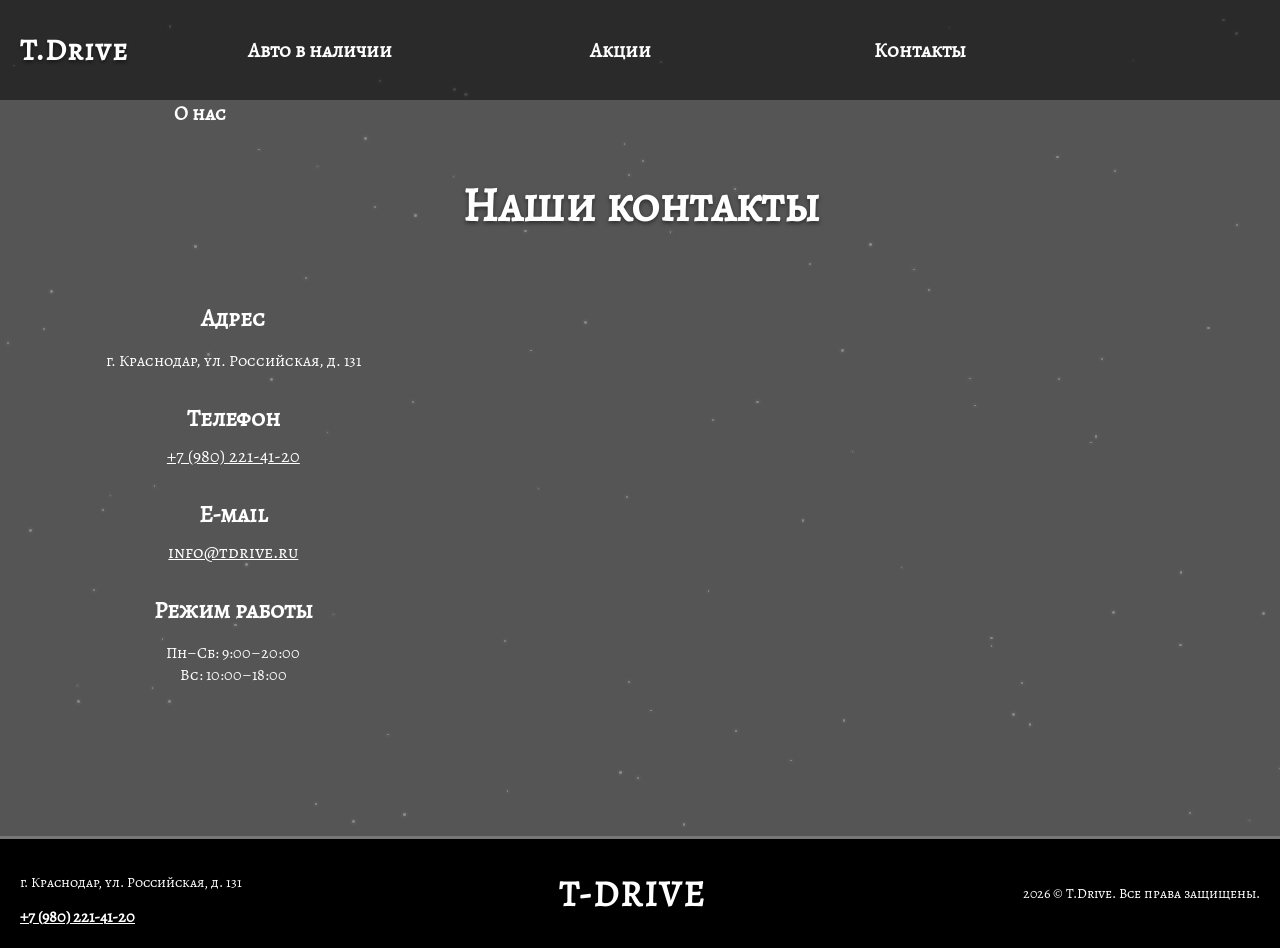
<file: Контакт.html>
<!DOCTYPE html>
<html lang="en">
<head>
    <meta charset="UTF-8">
    <meta name="viewport" content="width=device-width, initial-scale=1.0">
    <link rel="stylesheet" href="Контакты.css">
    <script src="Контакты.js"></script>
    <title>Контакты</title>
</head>
<body>

<div class="Heder">
        <div class="nazv"><p class="naz" onclick="window.location.href='Главная.html'">T.Drive</p></div>
        <a href="./Авто в наличии.html "class="nal">Авто в наличии</a>
        <a href="./Акции.html"class="aci">Акции</a>
        <a href="./Контакты.html" class="kont">Контакты</a>
        <a href="./О нас.html" class="onas">О нас</a>
    </div>


    <main class="contacts-main">
        <h1 class="contacts-title">Наши контакты</h1>
        <div class="contacts-container">
            <div class="contacts-info">
                <div class="contact-item">
                    <h3>Адрес</h3>
                    <p>г. Краснодар, ул. Российская, д. 131</p>
                </div>
                <div class="contact-item">
                    <h3>Телефон</h3>
                    <a href="tel:+79802214120" class="contact-link">+7 (980) 221-41-20</a>
                </div>
                <div class="contact-item">
                    <h3>E-mail</h3>
                    <a href="mailto:info@tdrive.ru" class="contact-link">info@tdrive.ru</a>
                </div>
                <div class="contact-item">
                    <h3>Режим работы</h3>
                    <p>Пн–Сб: 9:00–20:00<br>Вс: 10:00–18:00</p>
                </div>
            </div>
            <div class="map-container">
                <iframe src="https://yandex.ru/map-widget/v1/?um=constructor%3A5d9c8a1b2c3d4e5f6a7b8c9d0e1f2a3b4c5d6e7f8&amp;source=constructor"
                        width="100%" height="400" frameborder="0"></iframe>
            </div>
        </div>
    </main>

    <footer class="footer">
        <div class="container">
            <div class="footer-row">
                <div class="footer-left">
                    <p>г. Краснодар, ул. Российская, д. 131</p>
                    <a href="tel:+79802214120" class="footer-phone">+7 (980) 221-41-20</a>
                </div>
                <div class="footer-center">
                    <h1 class="footer-logo">T-DRIVE</h1>
                </div>
                <div class="footer-right">
                    <p>2026 © T.Drive. Все права защищены.</p>
                </div>
            </div>
        </div>
    </footer>
</body>
</html>
</file>
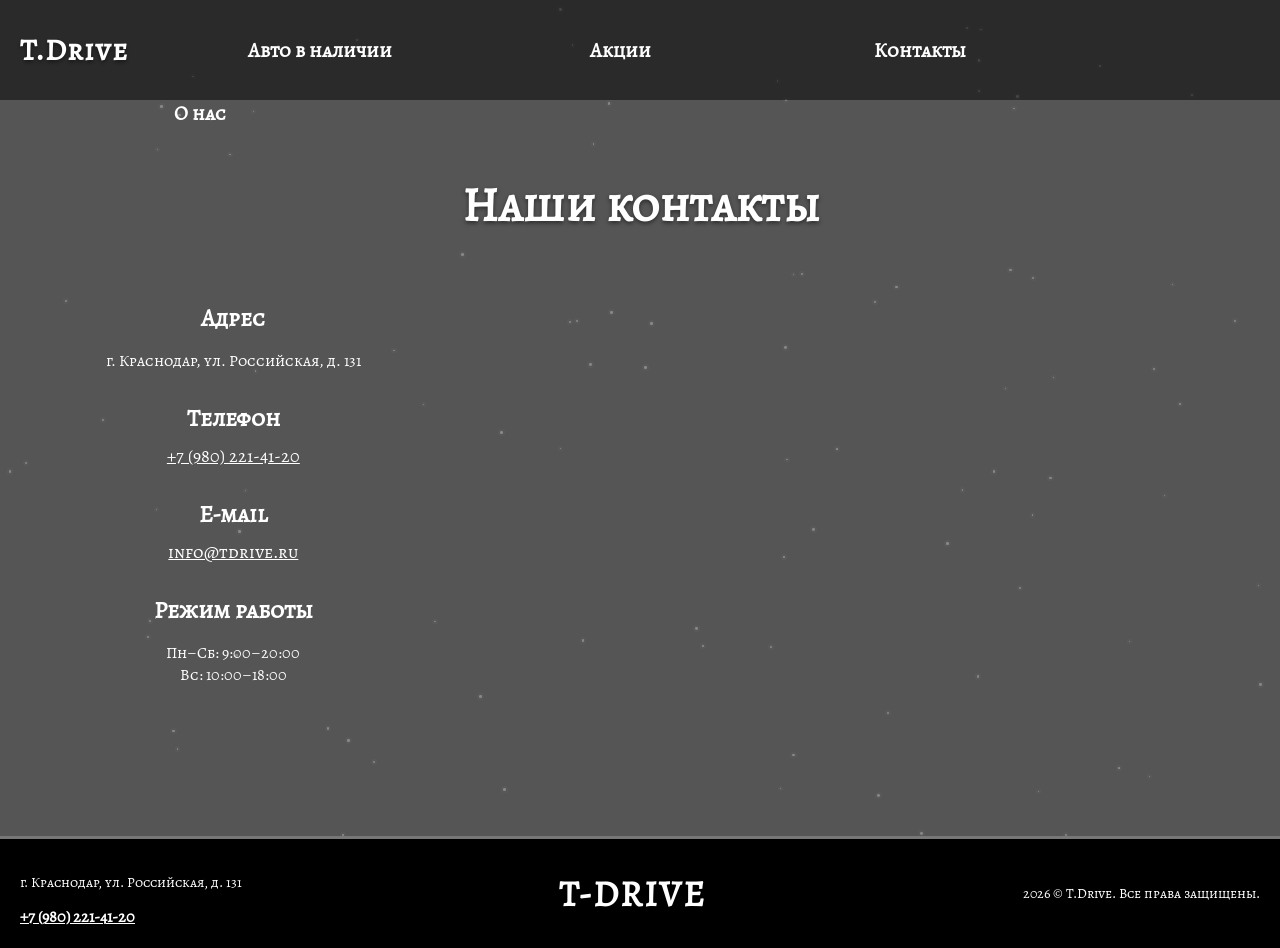
<file: Контакты.html>
<!DOCTYPE html>
<html lang="en">
<head>
    <meta charset="UTF-8">
    <meta name="viewport" content="width=device-width, initial-scale=1.0">
    <link rel="stylesheet" href="Контакты.css">
    <script src="Контакты.js"></script>
    <title>Контакты</title>
</head>
<body>

<div class="Heder">
        <div class="nazv"><p class="naz" onclick="window.location.href='Главная.html'">T.Drive</p></div>
        <a href="./Авто в наличии.html "class="nal">Авто в наличии</a>
        <a href="./Акции.html"class="aci">Акции</a>
        <a href="./Контакты.html" class="kont">Контакты</a>
        <a href="./О нас.html" class="onas">О нас</a>
    </div>


    <main class="contacts-main">
        <h1 class="contacts-title">Наши контакты</h1>
        <div class="contacts-container">
            <div class="contacts-info">
                <div class="contact-item">
                    <h3>Адрес</h3>
                    <p>г. Краснодар, ул. Российская, д. 131</p>
                </div>
                <div class="contact-item">
                    <h3>Телефон</h3>
                    <a href="tel:+79802214120" class="contact-link">+7 (980) 221-41-20</a>
                </div>
                <div class="contact-item">
                    <h3>E-mail</h3>
                    <a href="mailto:info@tdrive.ru" class="contact-link">info@tdrive.ru</a>
                </div>
                <div class="contact-item">
                    <h3>Режим работы</h3>
                    <p>Пн–Сб: 9:00–20:00<br>Вс: 10:00–18:00</p>
                </div>
            </div>
            <div class="map-container">
                <iframe src="https://yandex.ru/map-widget/v1/?um=constructor%3A5d9c8a1b2c3d4e5f6a7b8c9d0e1f2a3b4c5d6e7f8&amp;source=constructor"
                        width="100%" height="400" frameborder="0"></iframe>
            </div>
        </div>
    </main>

    <footer class="footer">
        <div class="container">
            <div class="footer-row">
                <div class="footer-left">
                    <p>г. Краснодар, ул. Российская, д. 131</p>
                    <a href="tel:+79802214120" class="footer-phone">+7 (980) 221-41-20</a>
                </div>
                <div class="footer-center">
                    <h1 class="footer-logo">T-DRIVE</h1>
                </div>
                <div class="footer-right">
                    <p>2026 © T.Drive. Все права защищены.</p>
                </div>
            </div>
        </div>
    </footer>
</body>
</html>
</file>
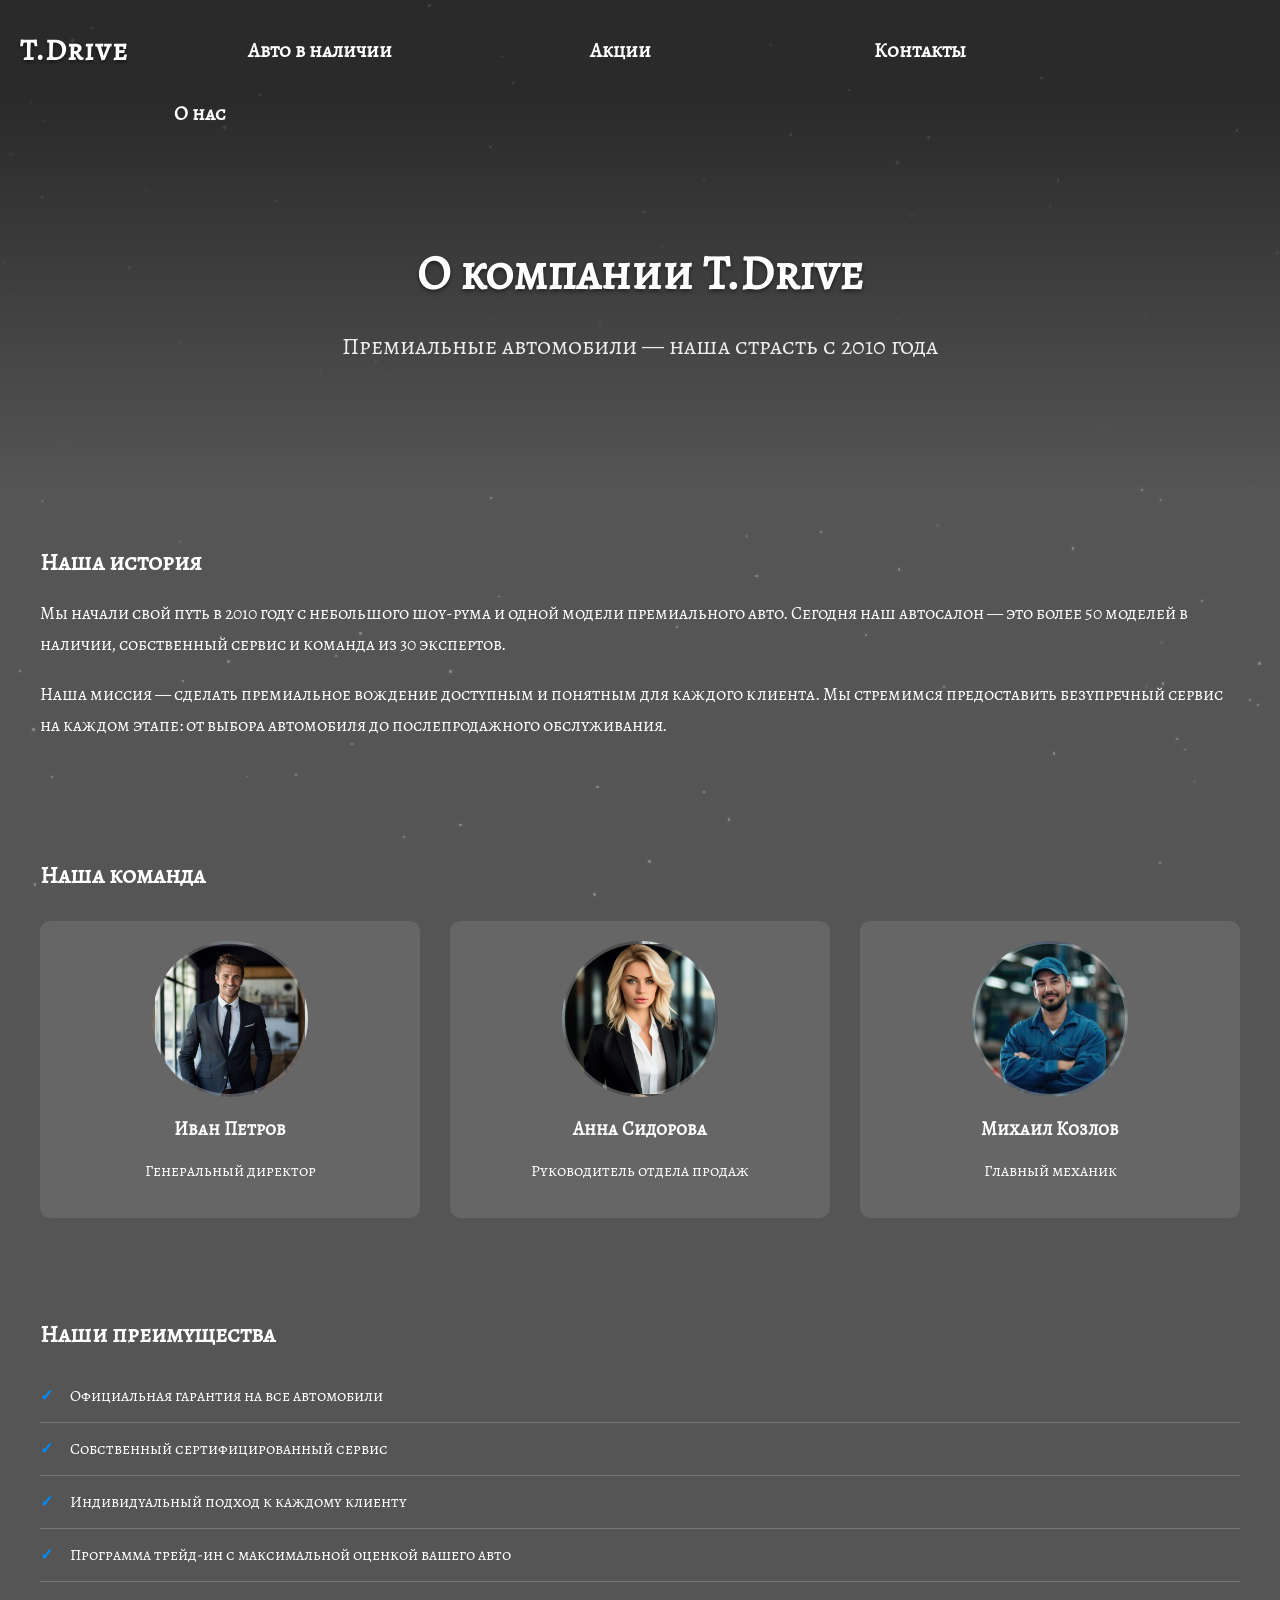
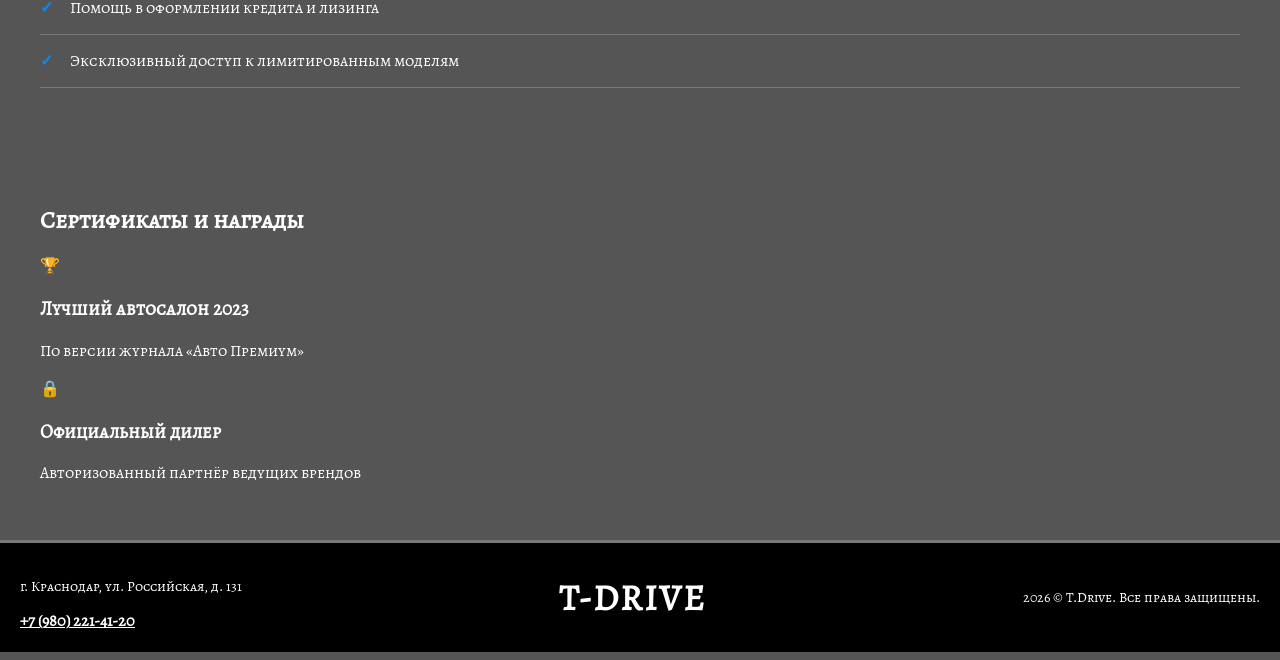
<file: О нас.html>
<!DOCTYPE html>
<html lang="ru">
<head>
    <meta charset="UTF-8">
    <meta name="viewport" content="width=device-width, initial-scale=1.0">
    <link rel="stylesheet" href="О нас.css">
    <script src="О нас.js"></script>
    <title>О нас</title>
</head>
<body>
    <div class="Heder">
        <div class="nazv"><p class="naz" onclick="window.location.href='Главная.html'">T.Drive</p></div>
        <a href="./Авто в наличии.html "class="nal">Авто в наличии</a>
        <a href="./Акции.html"class="aci">Акции</a>
        <a href="./Контакты.html" class="kont">Контакты</a>
        <a href="./О нас.html" class="onas">О нас</a>
    </div>

    <main class="about-page">
        <section class="hero-section">
            <div class="hero-content">
                <h1>О компании T.Drive</h1>
                <p>Премиальные автомобили — наша страсть с 2010 года</p>
            </div>
        </section>

        <section class="history-section">
            <div class="section-container">
                <h2>Наша история</h2>
                <div class="history-content">
                    <p>Мы начали свой путь в 2010 году с небольшого шоу‑рума и одной модели премиального авто. Сегодня наш автосалон — это более 50 моделей в наличии, собственный сервис и команда из 30 экспертов.</p>
                    <p>Наша миссия — сделать премиальное вождение доступным и понятным для каждого клиента. Мы стремимся предоставить безупречный сервис на каждом этапе: от выбора автомобиля до послепродажного обслуживания.</p>
                </div>
            </div>
        </section>

        <section class="team-section">
            <div class="section-container">
                <h2>Наша команда</h2>
                <div class="team-grid">
                    <div class="team-member">
                        <div class="member-photo" style="background-image: url('./Фотки/Derkk.jpg');"></div>
                        <h3>Иван Петров</h3>
                        <p>Генеральный директор</p>
                    </div>
            <div class="team-member">
                <div class="member-photo" style="background-image: url('./Фотки/Sell.jpg');"></div>
                <h3>Анна Сидорова</h3>
                <p>Руководитель отдела продаж</p>
            </div>
            <div class="team-member">
                <div class="member-photo" style="background-image: url(./Фотки/Mex.jpg);"></div>
                <h3>Михаил Козлов</h3>
                <p>Главный механик</p>
            </div>
        </div>
    </div>
</section>

<section class="advantages-section">
    <div class="section-container">
        <h2>Наши преимущества</h2>
        <ul class="advantages-list">
            <li>Официальная гарантия на все автомобили</li>
            <li>Собственный сертифицированный сервис</li>
            <li>Индивидуальный подход к каждому клиенту</li>
            <li>Программа трейд‑ин с максимальной оценкой вашего авто</li>
            <li>Помощь в оформлении кредита и лизинга</li>
            <li>Эксклюзивный доступ к лимитированным моделям</li>
        </ul>
    </div>
</section>

<section class="certificates-section">
    <div class="section-container">
        <h2>Сертификаты и награды</h2>
        <div class="certificates-grid">
            <div class="certificate-item">
                <div class="cert-icon">🏆</div>
                <h3>Лучший автосалон 2023</h3>
                <p>По версии журнала «Авто Премиум»</p>
            </div>
            <div class="certificate-item">
                <div class="cert-icon">🔒</div>
                <h3>Официальный дилер</h3>
                <p>Авторизованный партнёр ведущих брендов</p>
            </div>
        </div>
    </div>
</section>
</main>

<footer class="footer">
    <div class="container">
        <div class="footer-row">
            <div class="footer-left">
                <p>г. Краснодар, ул. Российская, д. 131</p>
                <a href="tel:+79802214120" class="footer-phone">+7 (980) 221-41-20</a>
            </div>
            <div class="footer-center">
                <h1 class="footer-logo">T-DRIVE</h1>
            </div>
            <div class="footer-right">
                <p>2026 © T.Drive. Все права защищены.</p>
            </div>
        </div>
    </div>
</footer>
</body>
</html>
</file>
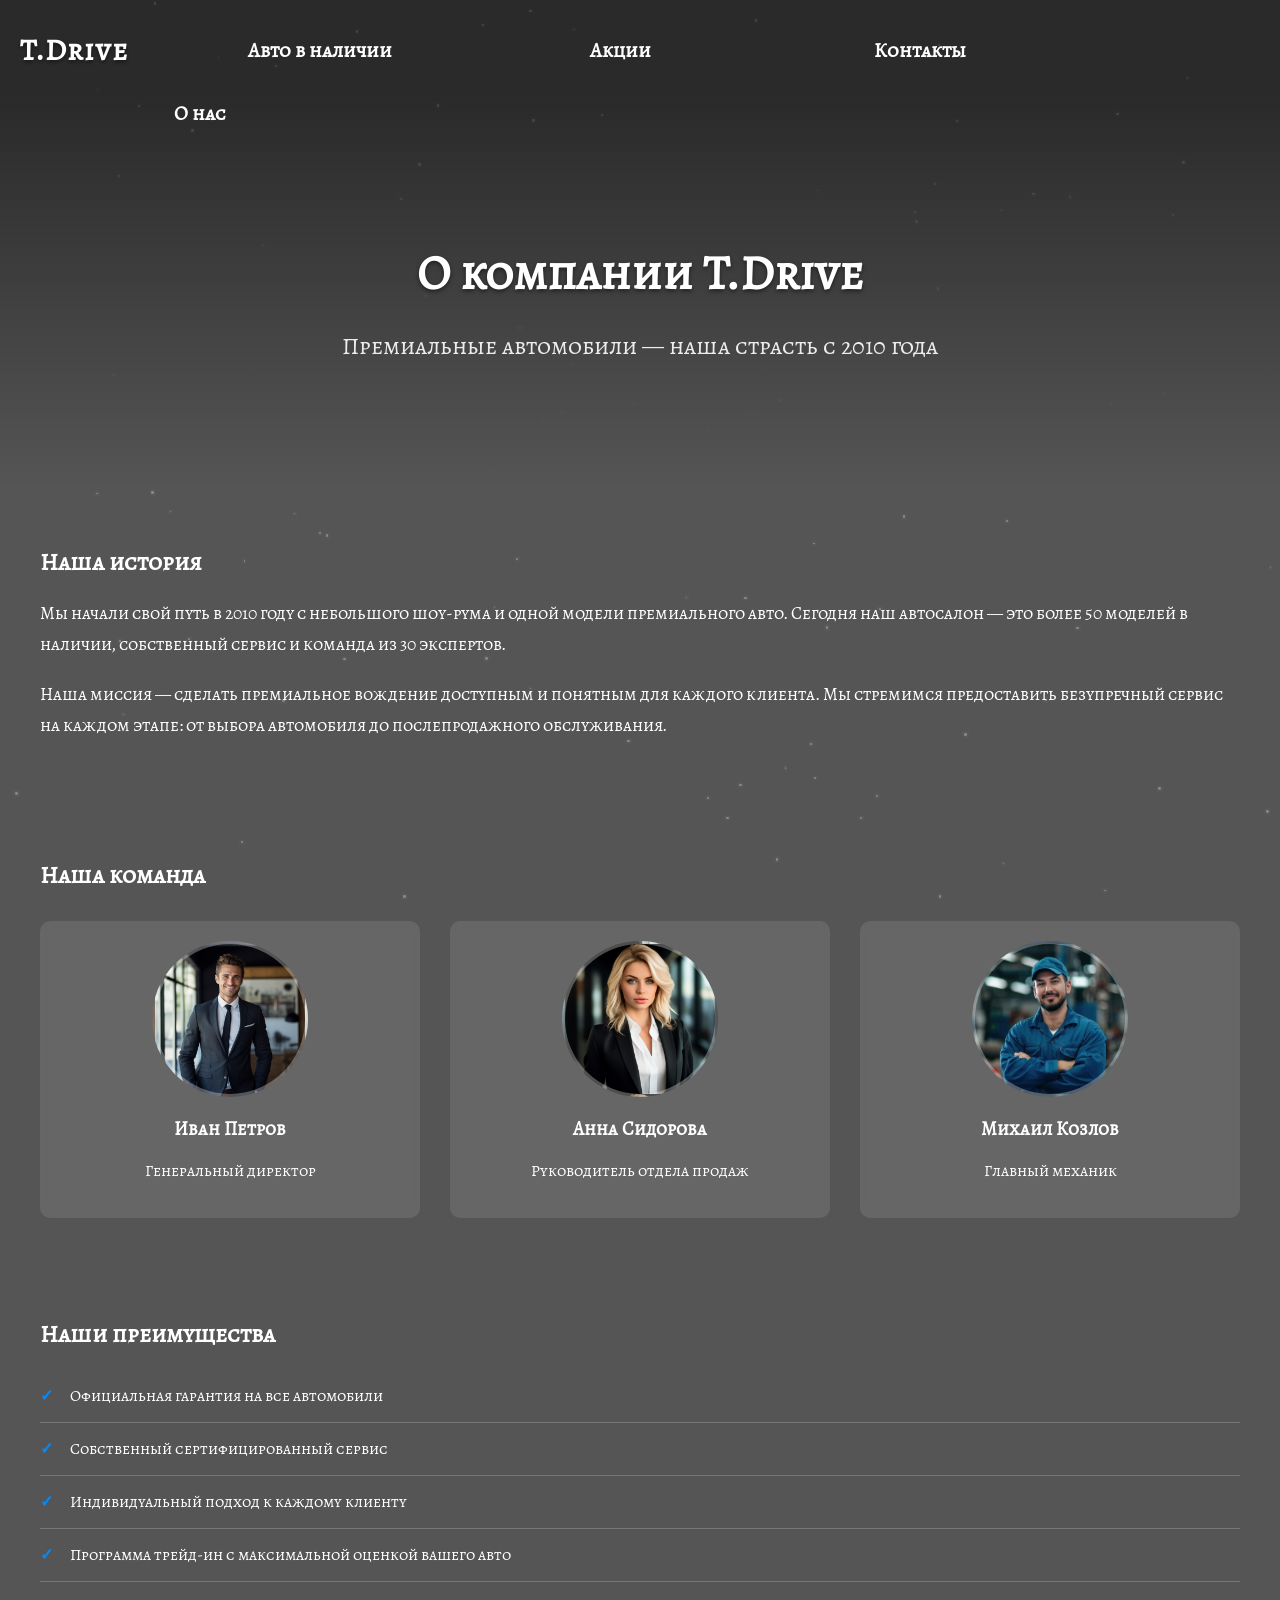
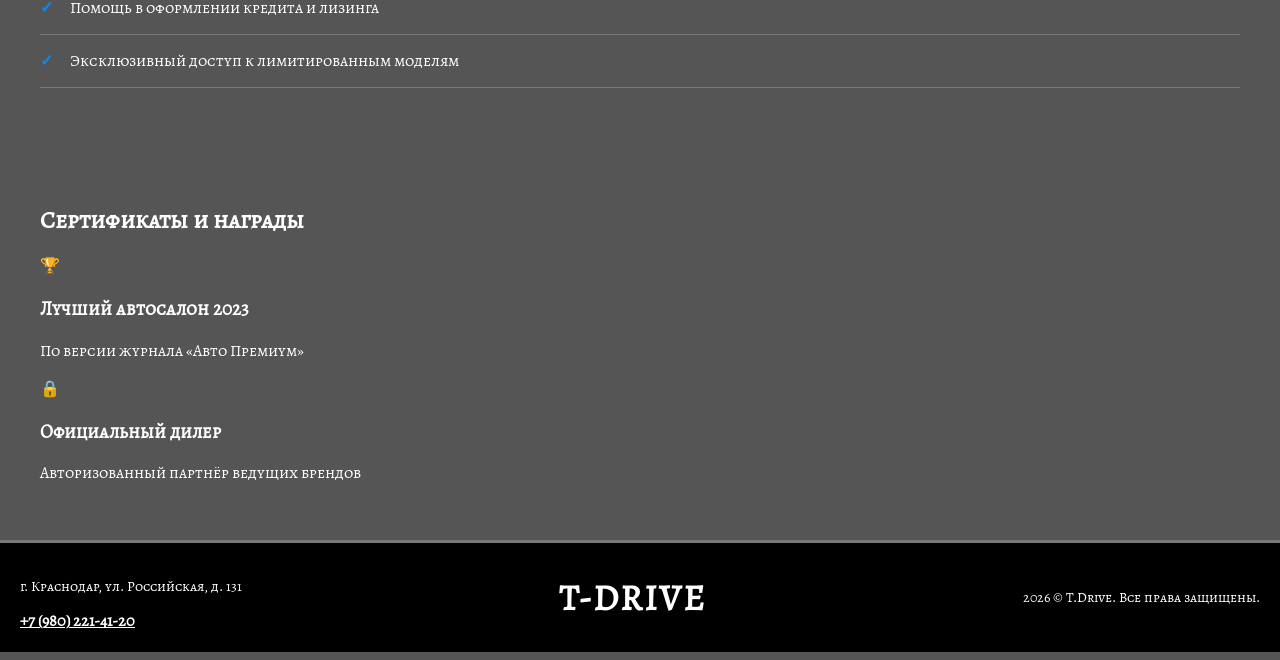
<file: Онас.html>
<!DOCTYPE html>
<html lang="ru">
<head>
    <meta charset="UTF-8">
    <meta name="viewport" content="width=device-width, initial-scale=1.0">
    <link rel="stylesheet" href="О нас.css">
    <script src="О нас.js"></script>
    <title>О нас</title>
</head>
<body>
    <div class="Heder">
        <div class="nazv"><p class="naz" onclick="window.location.href='Главная.html'">T.Drive</p></div>
        <a href="./Авто в наличии.html "class="nal">Авто в наличии</a>
        <a href="./Акции.html"class="aci">Акции</a>
        <a href="./Контакты.html" class="kont">Контакты</a>
        <a href="./О нас.html" class="onas">О нас</a>
    </div>

    <main class="about-page">
        <section class="hero-section">
            <div class="hero-content">
                <h1>О компании T.Drive</h1>
                <p>Премиальные автомобили — наша страсть с 2010 года</p>
            </div>
        </section>

        <section class="history-section">
            <div class="section-container">
                <h2>Наша история</h2>
                <div class="history-content">
                    <p>Мы начали свой путь в 2010 году с небольшого шоу‑рума и одной модели премиального авто. Сегодня наш автосалон — это более 50 моделей в наличии, собственный сервис и команда из 30 экспертов.</p>
                    <p>Наша миссия — сделать премиальное вождение доступным и понятным для каждого клиента. Мы стремимся предоставить безупречный сервис на каждом этапе: от выбора автомобиля до послепродажного обслуживания.</p>
                </div>
            </div>
        </section>

        <section class="team-section">
            <div class="section-container">
                <h2>Наша команда</h2>
                <div class="team-grid">
                    <div class="team-member">
                        <div class="member-photo" style="background-image: url('./Фотки/Derkk.jpg');"></div>
                        <h3>Иван Петров</h3>
                        <p>Генеральный директор</p>
                    </div>
            <div class="team-member">
                <div class="member-photo" style="background-image: url('./Фотки/Sell.jpg');"></div>
                <h3>Анна Сидорова</h3>
                <p>Руководитель отдела продаж</p>
            </div>
            <div class="team-member">
                <div class="member-photo" style="background-image: url(./Фотки/Mex.jpg);"></div>
                <h3>Михаил Козлов</h3>
                <p>Главный механик</p>
            </div>
        </div>
    </div>
</section>

<section class="advantages-section">
    <div class="section-container">
        <h2>Наши преимущества</h2>
        <ul class="advantages-list">
            <li>Официальная гарантия на все автомобили</li>
            <li>Собственный сертифицированный сервис</li>
            <li>Индивидуальный подход к каждому клиенту</li>
            <li>Программа трейд‑ин с максимальной оценкой вашего авто</li>
            <li>Помощь в оформлении кредита и лизинга</li>
            <li>Эксклюзивный доступ к лимитированным моделям</li>
        </ul>
    </div>
</section>

<section class="certificates-section">
    <div class="section-container">
        <h2>Сертификаты и награды</h2>
        <div class="certificates-grid">
            <div class="certificate-item">
                <div class="cert-icon">🏆</div>
                <h3>Лучший автосалон 2023</h3>
                <p>По версии журнала «Авто Премиум»</p>
            </div>
            <div class="certificate-item">
                <div class="cert-icon">🔒</div>
                <h3>Официальный дилер</h3>
                <p>Авторизованный партнёр ведущих брендов</p>
            </div>
        </div>
    </div>
</section>
</main>

<footer class="footer">
    <div class="container">
        <div class="footer-row">
            <div class="footer-left">
                <p>г. Краснодар, ул. Российская, д. 131</p>
                <a href="tel:+79802214120" class="footer-phone">+7 (980) 221-41-20</a>
            </div>
            <div class="footer-center">
                <h1 class="footer-logo">T-DRIVE</h1>
            </div>
            <div class="footer-right">
                <p>2026 © T.Drive. Все права защищены.</p>
            </div>
        </div>
    </div>
</footer>
</body>
</html>
</file>
<file: Главная.css>
@font-face {
  font-family:AlegreyaSCRegular ;
  src: url(AlegreyaSCRegular.ttf);
}


body {
    background-color: #555555;
    margin-top: 0px;
    margin-left: 0px;
    margin-right: 0px;
    font-family: AlegreyaSCRegular;
}


a {
  text-decoration: none;
}


.Heder {
  display: flex;
  flex-wrap: wrap;
  align-items: center;
  width: 100%;
  height: 100px;
  background-color: black;
}


.mers {
  display: flex;
  flex-direction: column;
  align-items: center;
  position: relative;
  width: 100%;
}


.fotogl {
 width: 100%;
 height: 700px;
 object-fit: cover;
  
}





.text {
  color: white;
  position: relative;
  font-size: 70px;
  font-family: AlegreyaSCRegular;
}


.knopka {
  display: flex;
  align-items: center;
  border-radius: 8px;
  background-color: gray;
  width: 210px;
  color: white;
  position: relative;
  font-size: 20px;
  margin-top: 380px;
  font-family: AlegreyaSCRegular;
  text-shadow: 3px 3px 3px rgba(0, 0, 0, 0.5);
}


.aaa{
  position: absolute;
    top: 2%;
    left: 2%;
    text-align: left;
}


.nazv {
    margin-left: 20px;
    width: 100px;
    color: white;
    font-size: 30px;
    font-weight: bold;
}


.knipka {
    margin-left: 200px;
    display: flex;
    align-items: center;
    color: white;
    border:  solid 1px white;
    font-size: 30px;
}


.nal {
    border: none;
    color: white;
    background-color: black;
    margin-left: 100px;
    width: 200px;
    font-size: 20px;
    font-weight: bold;
}


.aci {
    border: none;
    color: white;
    background-color: black;
    margin-left: 100px;
    width: 200px;
    font-size: 20px;
    font-weight: bold;
}


.kont {
    border: none;
    color: white;
    background-color: black;
    margin-left: 100px;
    width: 200px;
    font-size: 20px;
    font-weight: bold;
}


.onas {
    border: none;
    color: white;
    background-color: black;
    margin-left: 100px;
    width: 200px;
    font-size: 20px;
    font-weight: bold;
}


.text_ne {
  margin-right: 1600px;
  color: white;
  font-size: 50px;
}


.text_nene {
  text-shadow: 3px 3px 1px rgba(0, 0, 0, 0.5);
  margin-top: 0px;
}


.logotip {
  display: flex;
  flex-wrap: wrap;
  justify-content: center;
  gap: 15px;
  margin: 20px 0;
}

.logotip > div {
  text-align: center;
  border: 1px solid #333;
  border-radius: 6px;
  padding: 4px;
  background-color: #222;
  width: 80px;
  cursor: pointer;
  transition: transform 0.3s, box-shadow 0.3s, outline 0.3s;
  outline: none;
}

.logotip img {
  width: 60px;
  height: auto;
  border-radius: 4px;
}

.logotip div div {
  margin-top: 4px;
  color: #fff;
  font-family: 'Arial', sans-serif;
  font-size: 10px;
  letter-spacing: 0.5px;
  text-transform: uppercase;
}

.logotip .number {
  margin-top: 2px;
  color: #aaa;
  font-size: 12px;
  font-weight: bold;
  line-height: 1.1;
}

.logotip > div:hover {
  transform: scale(1.05);
  box-shadow: 0 3px 6px rgba(0, 0, 0, 0.3);
  outline: 2px solid #000000;
  outline-offset: 1px
}


.footer {
  width: 100%;
  background-color: #000;
  color: #fff;
  padding: 20px 0;
  border-top: 3px solid #777777;
  margin-top: 200px;
}

.container {
  padding: 0 20px;
}

.footer-row {
  display: flex;
  justify-content: space-between;
  align-items: center;
}

.footer-left p,
.footer-right p {
  font-size: 14px;
}

.footer-phone {
  display: block;
  margin-top: 5px;
  color: #fff;
  text-decoration: underline;
  font-weight: bold;
  transition: color 0.3s;
}

.footer-phone:hover {
  color: #008cff;
}

.footer-center {
  text-align: center;
}

.footer-logo {
  font-size: 36px;
  font-weight: 700;
  margin: 0;
  letter-spacing: 2px;
}


@media (max-width: 768px) {

  .Heder {
    flex-direction: column;
    height: auto;
    padding: 10px 0;
    gap: 15px;
  }

  .nazv {
    margin-left: 0;
    text-align: center;
    width: auto;
  }

  .nal, .aci, .kont, .onas {
    margin-left: 0;
    width: 80%;
    text-align: center;
    padding: 10px;
    font-size: 16px;
    border: 1px solid rgba(255, 255, 255, 0.3);
    border-radius: 5px;
  }

  .text {
    font-size: 36px;
    text-align: center;
  }

  .aaa {
    left: 5.5%;
    top: 0%;
    text-align: center;
  }

  .fotogl {
    height: 400px;
  }

  .knopka {
    width: 70%;
    margin: 20px auto;
    justify-content: center;
    font-size: 16px;
    margin-top: 90%;
    margin-left: 40%;
  }

  
  .text_ne {
    margin-right: 0;
    text-align: center;
    font-size: 32px;
  }

  
  .logotip {
    justify-content: space-around;
    gap: 10px;
  }

  .logotip > div {
    width: calc(35% - 20px);
    padding: 8px;
  }

  .logotip img {
    width: 50px;
  }

  .logotip div div {
    font-size: 9px;
  }

  .logotip .number {
    font-size: 11px;
  }

  .footer-row {
    flex-direction: column;
    gap: 15px;
    text-align: center;
  }

  .footer-left p,
  .footer-right p {
    font-size: 12px;
    margin: 5px 0;
  }

  .footer-phone {
    font-size: 14px;
  }

  .footer-logo {
    font-size: 28px;
  }
}

.nal, .aci, .kont, .onas {
  text-align: center;
  border: none;
  color: white;
  background-color: transparent;
  font-size: 20px;
  font-weight: bold;
  transition: all 0.3s ease;
  border-radius: 5px;
}

.nal:hover, .aci:hover, .kont:hover, .onas:hover {
  background-color: rgba(255, 255, 255, 0.1);
  transform: translateY(-2px);
  box-shadow: 0 2px 5px rgba(255, 255, 255, 0.3);
}

.naz {
  color: white;
  text-shadow: 0 2px 4px rgba(0, 0, 0, 0.5);
  font-size: 30px;
  font-weight: bold;
  letter-spacing: 1px;
}

.particle-background {
  position: fixed;
  top: 0;
  left: 0;
  width: 100%;
  height: 100%;
  z-index: -1;
}

.particle {
  position: absolute;
  background: white;
  border-radius: 50%;
  opacity: 0.3;
  animation: drift 30s infinite linear;
}

.particle::after {
  content: '';
  position: absolute;
  top: -2px;
  left: -2px;
  right: -2px;
  bottom: -2px;
  border-radius: 50%;
  background: rgba(255, 255, 255, 0.1);
}

@keyframes drift {
  0% {
    transform: translateY(0) translateX(0);
  }
  100% {
    transform: translateY(-100vh) translateX(50vw);
  }
}
</file>
<file: Авто в наличии.css>
@font-face {
  font-family:AlegreyaSCRegular ;
  src: url(AlegreyaSCRegular.ttf);
}


body {
    background-color: #555555;
    margin-top: 0px;
    margin-left: 0px;
    margin-right: 0px;
    font-family: AlegreyaSCRegular;
}

a {
     color: white;
  text-decoration: none;
}

.Heder {
  display: flex;
  flex-wrap: wrap;
  align-items: center;
  width: 100%;
  height: 100px;
  background-color: black;
  background-color: rgba(0, 0, 0, 0.5); /* Полупрозрачный чёрный */
}

.nazv {
    margin-left: 20px;
    width: 100px;
    color: white;
    font-size: 30px;
    font-weight: bold;   
}


.nal {
    border: none;
    color: white;
    background-color: black;
    margin-left: 100px;
    width: 200px;
    font-size: 20px;
    font-weight: bold;
    background-color: rgba(0, 0, 0, 0.5); /* Полупрозрачный чёрный */
}


.aci {
    border: none;
    color: white;
    background-color: black;
    margin-left: 100px;
    width: 200px;
    font-size: 20px;
    font-weight: bold;
    background-color: rgba(0, 0, 0, 0.5); /* Полупрозрачный чёрный */
}


.kont {
    border: none;
    color: white;
    background-color: black;
    margin-left: 100px;
    width: 200px;
    font-size: 20px;
    font-weight: bold;
    background-color: rgba(0, 0, 0, 0.5); /* Полупрозрачный чёрный */
}


.onas {
    border: none;
    color: white;
    background-color: black;
    margin-left: 100px;
    width: 200px;
    font-size: 20px;
    font-weight: bold;
    background-color: rgba(0, 0, 0, 0.5); /* Полупрозрачный чёрный */
}


.text {
    color: white;
    margin-left: 40%;
    margin-top: 40px;
    text-shadow: 0px 2px 4px black;
}


.parent-container {
  position: relative;
}

.search-form-container {
    color: white;
  position: absolute;
  top: 35%;
  left: 11.5%;
  transform: translate(-50%, -50%);
}

.cars-container {
  display: grid;
  grid-template-columns: repeat(2, 1fr); 
  gap: 100px;
  max-width: 1100px;
  margin-left: 30%;
  padding: 0 10px;
}

.car-card {
  text-align: center;
  margin-left: -40%;
  border-radius: 10px;
  overflow: hidden;
  box-shadow: 0 4px 30px rgba(255, 255, 255, 0.2);
  transition: transform 0.3s;
  width: 100%;
  background-color: #777777;
}

.car-card:hover {
  transform: translateY(-3px);
}

.main-image-container {
  overflow: hidden;
  border-radius: 10px 10px 0 0;
  background-color: #777777;
}

.main-image {
  width: 100%;
  height: 270px;
  object-fit: cover;
}

.thumbnails-row {
  display: flex;
  justify-content: space-around;
  padding: 10px 0;
  background-color: #777777;
}

.thumbnail {
  background-color: #777777;
  width: 70px;
  height: 50px;
  object-fit: cover;
  border-radius: 5px;
  box-shadow: 0 2px 4;
}


.footer {
  width: 100%;
  background-color: #000;
  color: #fff;
  padding: 20px 0;
  border-top: 3px solid #777777;
  margin-top: 200px;
}

.container {
  padding: 0 20px;
}

.footer-row {
  display: flex;
  justify-content: space-between;
  align-items: center;
}

.footer-left p,
.footer-right p {
  font-size: 14px;
}

.footer-phone {
  display: block;
  margin-top: 5px;
  color: #fff;
  text-decoration: underline;
  font-weight: bold;
  transition: color 0.3s;
}

.footer-phone:hover {
  color: #008cff;
}

.footer-center {
  text-align: center;
}

.footer-logo {
  font-size: 36px;
  font-weight: 700;
  margin: 0;
  letter-spacing: 2px;
}



@media (max-width: 768px) {
  .Heder {
    flex-direction: column;
    height: auto;
    padding: 15px 0;
    gap: 12px;
    align-items: flex-start;
  }

  .nazv {
    margin-left: 20px;
    width: auto;
  }

  .naz {
    margin-left: 130%;
    font-size: 24px;
  }

  .nal, .aci, .kont, .onas {
    margin-left: 20px;
    width: 90%;
    text-align: center;
    font-size: 16px;
    padding: 10px 0;
    border: 1px solid rgba(255, 255, 255, 0.3);
    border-radius: 5px;
  }


  .text {
    font-size: 22px;
    margin-left: 5%;
    margin-right: 5%;
    text-align: center;
    text-shadow: 0px 1px 3px rgba(0, 0, 0, 0.5);
  }


  .cars-container {
    grid-template-columns: 1fr;
    gap: 20px;
    max-width: 95%;
    margin-left: 2.5%;
    padding: 0 10px;
  }


  .car-card {
    margin-left: 0;
    border-radius: 8px;
    box-shadow: 0 3px 15px rgba(255, 255, 255, 0.15);
  }

  .main-image {
    height: 180px;
  }

  .thumbnails-row {
    padding: 8px 0;
    justify-content: space-around;;
  }

  .thumbnail {
    width: 55px;
    height: 40px;
    border-radius: 4px;
  }

  .card-info h3 {
    font-size: 16px;
    margin: 8px 0 4px 0;
  }

  .price {
    font-size: 14px;
    margin: 4px 0;
  }


  .footer-row {
    flex-direction: column;
    gap: 15px;
    text-align: center;
  }

  .footer-left p,
  .footer-right p {
    font-size: 13px;
  }

  .footer-logo {
    font-size: 28px;
  }

  body {
    margin: 0;
    padding: 0;
  }
}

@media
  (max-width: 768px) and
  (-webkit-min-device-pixel-ratio: 3),
  (max-width: 768px) and (min-resolution: 3dppx) {

  body,
  .Heder,
  .text,
  .card-info,
  .footer {
    -webkit-font-smoothing: antialiased;
    -moz-osx-font-smoothing: grayscale;
  }

  
  .car-card {
    box-shadow: 0 4px 20px rgba(255, 255, 255, 0.2);
  }

  
  .text {
    font-size: 24px;
  }

  .card-info h3 {
    font-size: 17px;
  }

  .price {
    font-size: 15px;
  }

  .thumbnail {
    width: 60px;
    height: 45px;
  }


  .nal, .aci, .kont, .onas {
    padding: 12px 0;
  }
}



.particle-background {
  position: fixed;
  top: 0;
  left: 0;
  width: 100%;
  height: 100%;
  z-index: -1;
}

.particle {
  position: absolute;
  background: white;
  border-radius: 50%;
  opacity: 0.3;
  animation: drift 30s infinite linear;
}

.particle::after {
  content: '';
  position: absolute;
  top: -2px;
  left: -2px;
  right: -2px;
  bottom: -2px;
  border-radius: 50%;
  background: rgba(255, 255, 255, 0.1);
}

@keyframes drift {
  0% {
    transform: translateY(0) translateX(0);
  }
  100% {
    transform: translateY(-100vh) translateX(50vw);
  }
}

.nal, .aci, .kont, .onas {
  text-align: center;
  border: none;
  color: white;
  background-color: transparent;
  font-size: 20px;
  font-weight: bold;
  transition: all 0.3s ease;
  border-radius: 5px;
}

.nal:hover, .aci:hover, .kont:hover, .onas:hover {
  background-color: rgba(255, 255, 255, 0.1);
  transform: translateY(-2px);
  box-shadow: 0 2px 5px rgba(255, 255, 255, 0.3);
}

.naz {
  color: white;
  text-shadow: 0 2px 4px rgba(0, 0, 0, 0.5);
  font-size: 30px;
  font-weight: bold;
  letter-spacing: 1px;
}
</file>
<file: Акции.css>
@font-face {
  font-family:AlegreyaSCRegular ;
  src: url(AlegreyaSCRegular.ttf);
}


body {
    background-color: #555555;
    margin-top: 0px;
    margin-left: 0px;
    margin-right: 0px;
    font-family: AlegreyaSCRegular;
}

a {
  text-decoration: none;
}

.Heder {
  display: flex;
  flex-wrap: wrap;
  align-items: center;
  width: 100%;
  height: 100px;
  background-color: black;
  background-color: rgba(0, 0, 0, 0.5);
}

.nazv {
    margin-left: 20px;
    width: 100px;
    color: white;
    font-size: 30px;
    font-weight: bold;   
}


.nal {
    border: none;
    color: white;
    background-color: black;
    margin-left: 100px;
    width: 200px;
    font-size: 20px;
    font-weight: bold;
    background-color: rgba(0, 0, 0, 0.5);
}


.aci {
    border: none;
    color: white;
    background-color: black;
    margin-left: 100px;
    width: 200px;
    font-size: 20px;
    font-weight: bold;
    background-color: rgba(0, 0, 0, 0.5);
}


.kont {
    border: none;
    color: white;
    background-color: black;
    margin-left: 100px;
    width: 200px;
    font-size: 20px;
    font-weight: bold;
    background-color: rgba(0, 0, 0, 0.5);
}


.onas {
    border: none;
    color: white;
    background-color: black;
    margin-left: 100px;
    width: 200px;
    font-size: 20px;
    font-weight: bold;
    background-color: rgba(0, 0, 0, 0.5);
}

.cards-container {
  gap: 25px;
  padding: 30px 20px;
  max-width: 900px;
  margin: 0 auto;
}

.karta {
  width: 100%;
  margin-bottom: 20px;
  background: rgba(255, 255, 255, 0.1);
  border-radius: 20px;
  overflow: hidden;
  box-shadow: 0 4px 15px rgba(0, 0, 0, 0.2);
  transition: transform 0.3s ease, box-shadow 0.3s ease;
}

.karta:hover {
  transform: translateY(-5px);
  box-shadow: 0 8px 25px rgba(0, 0, 0, 0.3);
}

.karta-img {
  width: 100%;
  height: auto;
  display: block;
  border-radius: 20px 20px 0 0;
}

.coleso, .colesoo, .colesooa {
  padding: 35px 20px;
  text-align: center;
  margin: 0;
  border-radius: 0 0 20px 20px;
  font-size: 30px;
  color: white;
}

.footer {
  width: 100%;
  background-color: #000;
  color: #fff;
  padding: 20px 0;
  border-top: 3px solid #777777;
}

.container {
  padding: 0 20px;
}

.footer-row {
  display: flex;
  justify-content: space-between;
  align-items: center;
}

.footer-left p,
.footer-right p {
  font-size: 14px;
}

.footer-phone {
  display: block;
  margin-top: 5px;
  color: #fff;
  text-decoration: underline;
  font-weight: bold;
  transition: color 0.3s;
}

.footer-phone:hover {
  color: #008cff;
}

.footer-center {
  text-align: center;
}

.footer-logo {
  font-size: 36px;
  font-weight: 700;
  margin: 0;
  letter-spacing: 2px;
}

@media (max-width: 768px) {
  .Heder {
    flex-direction: column;
    height: auto;
    padding: 15px 0;
    gap: 12px;
    align-items: flex-start;
  }

  .nazv {
    margin-left: 20px;
    width: auto;
  }

  .naz {
    margin-left: 130%;
    font-size: 24px;
  }

  .nal, .aci, .kont, .onas {
    margin-left: 20px;
    width: 90%;
    text-align: center;
    font-size: 16px;
    padding: 10px 0;
    border: 1px solid rgba(255, 255, 255, 0.3);
    border-radius: 5px;
  }
  .footer-row {
    flex-direction: column;
    gap: 15px;
    text-align: center;
  }

  .footer-left p,
  .footer-right p {
    font-size: 13px;
  }

  .footer-logo {
    font-size: 28px;
  }

  body {
    margin: 0;
    padding: 0;
  }
}

@media
  (max-width: 768px) and
  (-webkit-min-device-pixel-ratio: 3),
  (max-width: 768px) and (min-resolution: 3dppx) {

  body,
  .Heder,
  .text,
  .card-info,
  .footer {
    -webkit-font-smoothing: antialiased;
    -moz-osx-font-smoothing: grayscale;
  }

  
  .car-card {
    box-shadow: 0 4px 20px rgba(255, 255, 255, 0.2);
  }

  
  .text {
    font-size: 24px;
  }

  .card-info h3 {
    font-size: 17px;
  }

  .price {
    font-size: 15px;
  }

  .thumbnail {
    width: 60px;
    height: 45px;
  }


  .nal, .aci, .kont, .onas {
    padding: 12px 0;
  }
}



.particle-background {
  position: fixed;
  top: 0;
  left: 0;
  width: 100%;
  height: 100%;
  z-index: -1;
}

.particle {
  position: absolute;
  background: white;
  border-radius: 50%;
  opacity: 0.3;
  animation: drift 30s infinite linear;
}

.particle::after {
  content: '';
  position: absolute;
  top: -2px;
  left: -2px;
  right: -2px;
  bottom: -2px;
  border-radius: 50%;
  background: rgba(255, 255, 255, 0.1);
}

@keyframes drift {
  0% {
    transform: translateY(0) translateX(0);
  }
  100% {
    transform: translateY(-100vh) translateX(50vw);
  }
}

.nal, .aci, .kont, .onas {
  text-align: center;
  border: none;
  color: white;
  background-color: transparent;
  font-size: 20px;
  font-weight: bold;
  transition: all 0.3s ease;
  border-radius: 5px;
}

.nal:hover, .aci:hover, .kont:hover, .onas:hover {
  background-color: rgba(255, 255, 255, 0.1); 
  transform: translateY(-2px);
  box-shadow: 0 2px 5px rgba(255, 255, 255, 0.3);
}

.naz {
  color: white;
  text-shadow: 0 2px 4px rgba(0, 0, 0, 0.5);
  font-size: 30px;
  font-weight: bold;
  letter-spacing: 1px;
}


@media (max-width: 768px) {
  .cards-container {
    gap: 25px;
    padding: 15px;
  }
  
  .karta {
    margin-bottom: 15px;
  }
  
  .coleso, .colesoo, .colesooa {
    font-size: 16px;
    padding: 12px 15px;
  }
}
</file>
<file: Контакты.css>
@font-face {
  font-family: AlegreyaSCRegular;
  src: url(AlegreyaSCRegular.ttf);
}

body {
  background-color: #555555;
  margin: 0;
  padding: 0;
  font-family: AlegreyaSCRegular;
  color: #fff;
}

a {
  text-decoration: none;
}

.Heder {
  display: flex;
  flex-wrap: wrap;
  align-items: center;
  width: 100%;
  height: 100px;
  background-color: black;
  background-color: rgba(0, 0, 0, 0.5);
}

.nazv {
    margin-left: 20px;
    width: 100px;
    color: white;
    font-size: 30px;
    font-weight: bold;   
}


.nal {
    border: none;
    color: white;
    background-color: black;
    margin-left: 100px;
    width: 200px;
    font-size: 20px;
    font-weight: bold;
    background-color: rgba(0, 0, 0, 0.5);
}


.aci {
    border: none;
    color: white;
    background-color: black;
    margin-left: 100px;
    width: 200px;
    font-size: 20px;
    font-weight: bold;
    background-color: rgba(0, 0, 0, 0.5);
}


.kont {
    border: none;
    color: white;
    background-color: black;
    margin-left: 100px;
    width: 200px;
    font-size: 20px;
    font-weight: bold;
    background-color: rgba(0, 0, 0, 0.5);
}


.onas {
    border: none;
    color: white;
    background-color: black;
    margin-left: 100px;
    width: 200px;
    font-size: 20px;
    font-weight: bold;
    background-color: rgba(0, 0, 0, 0.5);
}

.footer {
  width: 100%;
  background-color: #000;
  color: #fff;
  padding: 20px 0;
  border-top: 3px solid #777777;
  margin-top: 80px;
}

.container {
  padding: 0 20px;
}

.footer-row {
  display: flex;
  justify-content: space-between;
  align-items: center;
}

.footer-left p,
.footer-right p {
  font-size: 14px;
}

.footer-phone {
  display: block;
  margin-top: 5px;
  color: #fff;
  text-decoration: underline;
  font-weight: bold;
  transition: color 0.3s;
}

.footer-phone:hover {
  color: #008cff;
}

.footer-center {
  text-align: center;
}

.footer-logo {
  font-size: 36px;
  font-weight: 700;
  margin: 0;
  letter-spacing: 2px;
}

@media (max-width: 768px) {
  .Heder {
    flex-direction: column;
    height: auto;
    padding: 15px 0;
    gap: 12px;
    align-items: flex-start;
  }

  .nazv {
    margin-left: 20px;
    width: auto;
  }

  .naz {
    margin-left: 130%;
    font-size: 24px;
  }

  .nal, .aci, .kont, .onas {
    margin-left: 20px;
    width: 90%;
    text-align: center;
    font-size: 16px;
    padding: 10px 0;
    border: 1px solid rgba(255, 255, 255, 0.3);
    border-radius: 5px;
  }
  .footer-row {
    flex-direction: column;
    gap: 15px;
    text-align: center;
  }

  .footer-left p,
  .footer-right p {
    font-size: 13px;
  }

  .footer-logo {
    font-size: 28px;
  }

  body {
    margin: 0;
    padding: 0;
  }
}

.particle-background {
  position: fixed;
  top: 0;
  left: 0;
  width: 100%;
  height: 100%;
  z-index: -1;
}

.particle {
  position: absolute;
  background: white;
  border-radius: 50%;
  opacity: 0.3;
  animation: drift 30s infinite linear;
}

.particle::after {
  content: '';
  position: absolute;
  top: -2px;
  left: -2px;
  right: -2px;
  bottom: -2px;
  border-radius: 50%;
  background: rgba(255, 255, 255, 0.1);
}

@keyframes drift {
  0% {
    transform: translateY(0) translateX(0);
  }
  100% {
    transform: translateY(-100vh) translateX(50vw);
  }
}

.nal, .aci, .kont, .onas {
  text-align: center;
  border: none;
  color: white;
  background-color: transparent;
  font-size: 20px;
  font-weight: bold;
  transition: all 0.3s ease;
  border-radius: 5px;
}

.nal:hover, .aci:hover, .kont:hover, .onas:hover {
  background-color: rgba(255, 255, 255, 0.1);
  transform: translateY(-2px);
  box-shadow: 0 2px 5px rgba(255, 255, 255, 0.3);
}

.naz {
  color: white;
  text-shadow: 0 2px 4px rgba(0, 0, 0, 0.5);
  font-size: 30px;
  font-weight: bold;
  letter-spacing: 1px;
}


.contacts-main {
  padding: 40px 20px;
  max-width: 1200px;
  margin: 0 auto;
}

.contacts-title {
  text-align: center;
  font-size: 48px;
  margin-bottom: 40px;
  text-shadow: 0 2px 4px rgba(0, 0, 0, 0.5);
}

.contacts-container {
  display: flex;
  gap: 40px;
  flex-wrap: wrap;
}

.contacts-info {
  flex: 1;
  min-width: 300px;
}

.contact-item {
  text-align: center;
  margin-bottom: 30px;
}

.contact-item h3 {
  font-size: 24px;
  margin-bottom: 10px;
  color: #ffffff;
}

.contact-link {
  color: white;
  font-size: 18px;
  text-decoration: underline;
  transition: color 0.3s;
}

.contact-link:hover {
  color: #ffffff;
}

.map-container {
  flex: 2;
  min-width: 300px;
  overflow: hidden;
}


@media (max-width: 768px) {
   .contacts-title {
    text-align: center;
    font-size: 36px;
    margin-bottom: 30px;
  }

  .contacts-container {
    flex-direction: column;
    gap: 30px;
  }

  .map-container iframe {
    height: 300px;
  }

}
</file>
<file: О нас.css>
@font-face {
  font-family:AlegreyaSCRegular ;
  src: url(AlegreyaSCRegular.ttf);
}


body {
    background-color: #555555;
    margin-top: 0px;
    margin-left: 0px;
    margin-right: 0px;
    font-family: AlegreyaSCRegular;
}

a {
  text-decoration: none;
}

.Heder {
  display: flex;
  flex-wrap: wrap;
  align-items: center;
  width: 100%;
  height: 100px;
  background-color: black;
  background-color: rgba(0, 0, 0, 0.5);
}

.nazv {
    margin-left: 20px;
    width: 100px;
    color: white;
    font-size: 30px;
    font-weight: bold;   
}


.nal {
    border: none;
    color: white;
    background-color: black;
    margin-left: 100px;
    width: 200px;
    font-size: 20px;
    font-weight: bold;
    background-color: rgba(0, 0, 0, 0.5);
}


.aci {
    border: none;
    color: white;
    background-color: black;
    margin-left: 100px;
    width: 200px;
    font-size: 20px;
    font-weight: bold;
    background-color: rgba(0, 0, 0, 0.5);
}


.kont {
    border: none;
    color: white;
    background-color: black;
    margin-left: 100px;
    width: 200px;
    font-size: 20px;
    font-weight: bold;
    background-color: rgba(0, 0, 0, 0.5);
}


.onas {
    border: none;
    color: white;
    background-color: black;
    margin-left: 100px;
    width: 200px;
    font-size: 20px;
    font-weight: bold;
    background-color: rgba(0, 0, 0, 0.5);
}

.footer {
  width: 100%;
  background-color: #000;
  color: #fff;
  padding: 20px 0;
  border-top: 3px solid #777777;
}

.container {
  padding: 0 20px;
}

.footer-row {
  display: flex;
  justify-content: space-between;
  align-items: center;
}

.footer-left p,
.footer-right p {
  font-size: 14px;
}

.footer-phone {
  display: block;
  margin-top: 5px;
  color: #fff;
  text-decoration: underline;
  font-weight: bold;
  transition: color 0.3s;
}

.footer-phone:hover {
  color: #008cff;
}

.footer-center {
  text-align: center;
}

.footer-logo {
  font-size: 36px;
  font-weight: 700;
  margin: 0;
  letter-spacing: 2px;
}

@media (max-width: 768px) {
  .Heder {
    flex-direction: column;
    height: auto;
    padding: 15px 0;
    gap: 12px;
    align-items: flex-start;
  }

  .nazv {
    margin-left: 20px;
    width: auto;
  }

  .naz {
    margin-left: 130%;
    font-size: 24px;
  }

  .nal, .aci, .kont, .onas {
    margin-left: 20px;
    width: 90%;
    text-align: center;
    font-size: 16px;
    padding: 10px 0;
    border: 1px solid #ffffff4d;
    border-radius: 5px;
  }
  .footer-row {
    flex-direction: column;
    gap: 15px;
    text-align: center;
  }

  .footer-left p,
  .footer-right p {
    font-size: 13px;
  }

  .footer-logo {
    font-size: 28px;
  }

  body {
    margin: 0;
    padding: 0;
  }
}

.particle-background {
  position: fixed;
  top: 0;
  left: 0;
  width: 100%;
  height: 100%;
  z-index: -1;
}

.particle {
  position: absolute;
  background: white;
  border-radius: 50%;
  opacity: 0.3;
  animation: drift 30s infinite linear;
}

.particle::after {
  content: '';
  position: absolute;
  top: -2px;
  left: -2px;
  right: -2px;
  bottom: -2px;
  border-radius: 50%;
  background: rgba(255, 255, 255, 0.1);
}

@keyframes drift {
  0% {
    transform: translateY(0) translateX(0);
  }
  100% {
    transform: translateY(-100vh) translateX(50vw);
  }
}

.nal, .aci, .kont, .onas {
  text-align: center;
  border: none;
  color: white;
  background-color: transparent;
  font-size: 20px;
  font-weight: bold;
  transition: all 0.3s ease;
  border-radius: 5px;
}

.nal:hover, .aci:hover, .kont:hover, .onas:hover {
  background-color: rgba(255, 255, 255, 0.1);
  transform: translateY(-2px);
  box-shadow: 0 2px 5px rgba(255, 255, 255, 0.3);
}

.naz {
  color: white;
  text-shadow: 0 2px 4px rgba(0, 0, 0, 0.5);
  font-size: 30px;
  font-weight: bold;
  letter-spacing: 1px;
}

.about-page {
    color: #fff;
    font-family: AlegreyaSCRegular;
}

.hero-section {
    
    background: linear-gradient(rgba(0, 0, 0, 0.5), #555555);
    padding: 100px 20px;
    text-align: center;
}

.hero-content h1 {
    font-size: 3rem;
    margin-bottom: 15px;
    text-shadow: 0 2px 4px rgba(0, 0, 0, 0.5);
}

.hero-content p {
    font-size: 1.5rem;
    opacity: 0.9;
}

.section-container {
    max-width: 1200px;
    margin: 0 auto;
    padding: 40px 20px;
}

.history-content {
    line-height: 1.8;
    font-size: 1.1rem;
}

.team-grid {
    display: grid;
    grid-template-columns: repeat(auto-fit, minmax(250px, 1fr));
    gap: 30px;
    margin-top: 30px;
}

.team-member {
    text-align: center;
    padding: 20px;
    background: rgba(255, 255, 255, 0.1);
    border-radius: 10px;
    backdrop-filter: blur(5px);
}

.member-photo {
    width: 150px;
    height: 150px;
    border-radius: 50%;
    margin: 0 auto 15px;
    background-size: cover;
    background-position: center;
    border: 3px solid rgba(255, 255, 255, 0.3);
}

.advantages-list {
    list-style: none;
    padding-left: 0;
}

.advantages-list li {
    padding: 15px 0;
    border-bottom: 1px solid rgba(255, 255, 255, 0.2);
    position: relative;
    padding-left: 30px;
}

.advantages-list li:before {
    content: "✓";
    color: #008cff;
    position: absolute;
    left: 0;
    font-weight: bold;
}

.certificates-grid {
    display: grid;
    grid-template-columns: repeat
}
</file>
